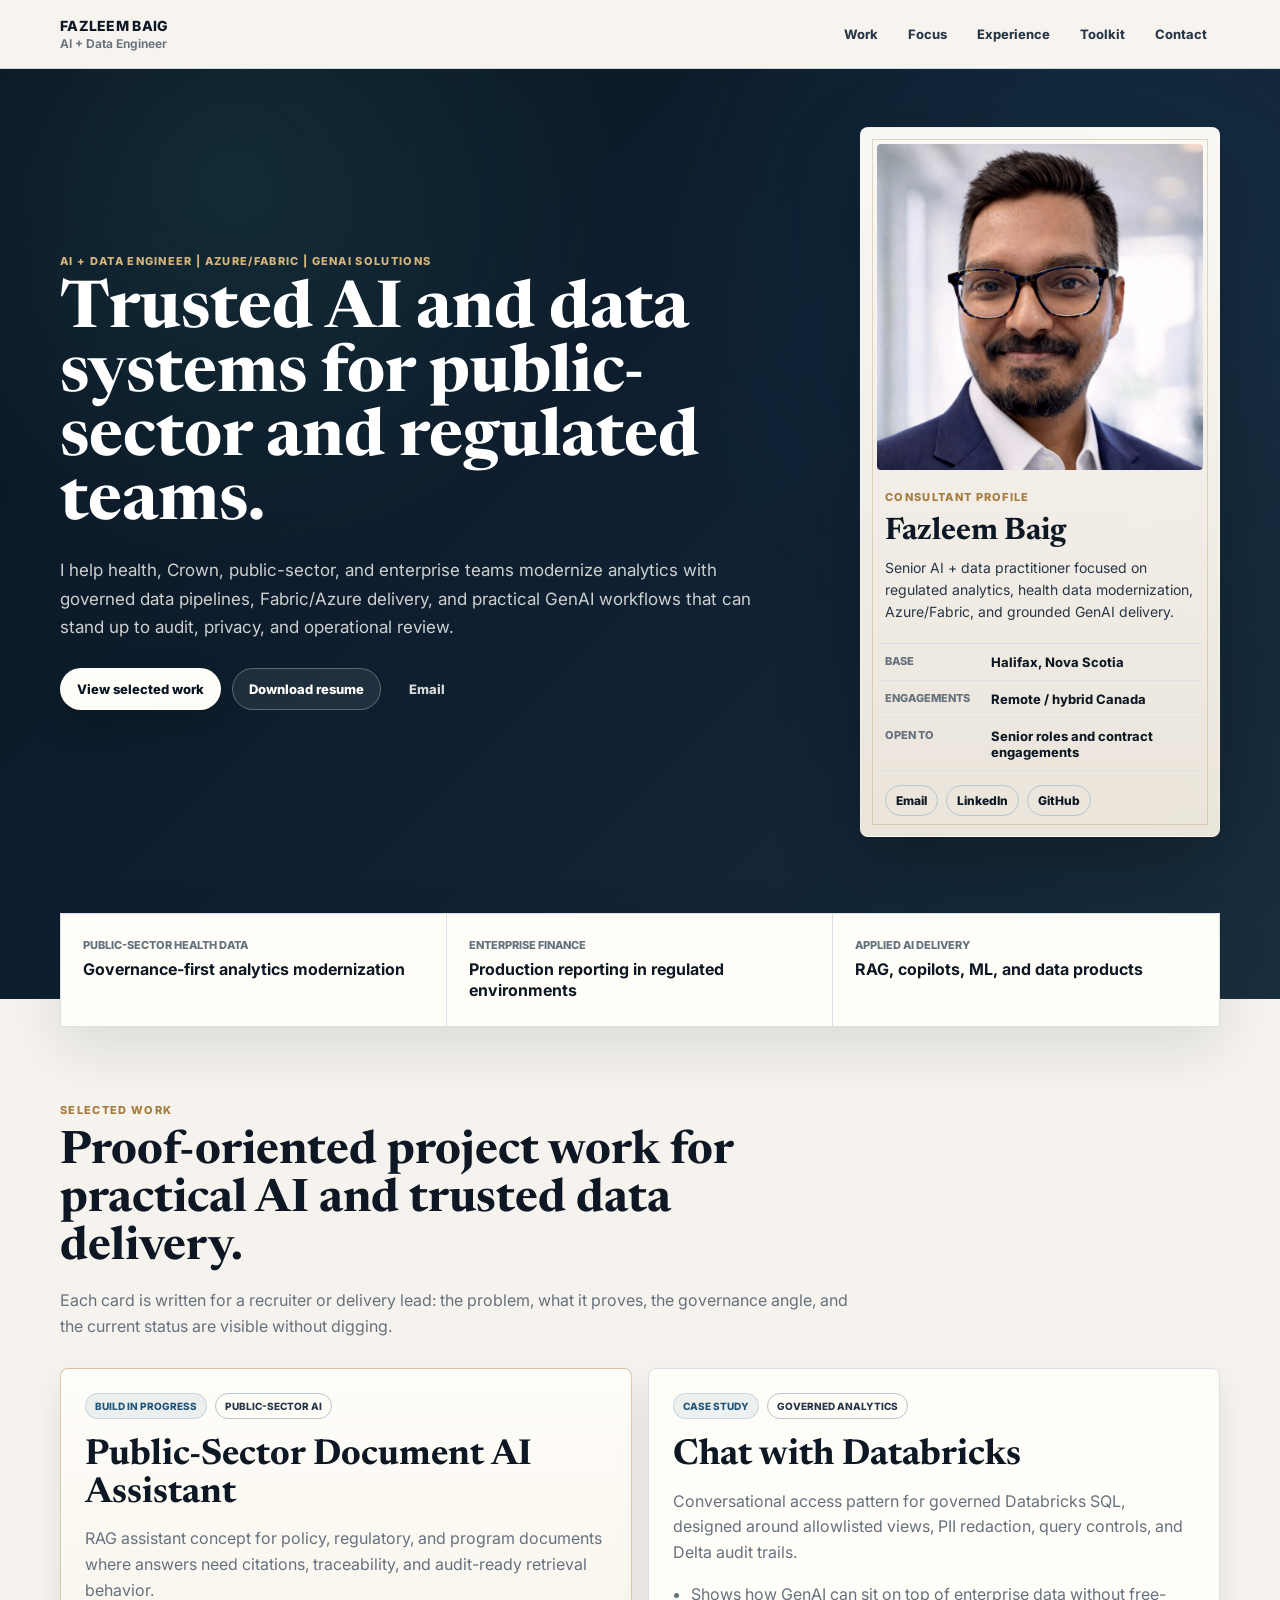
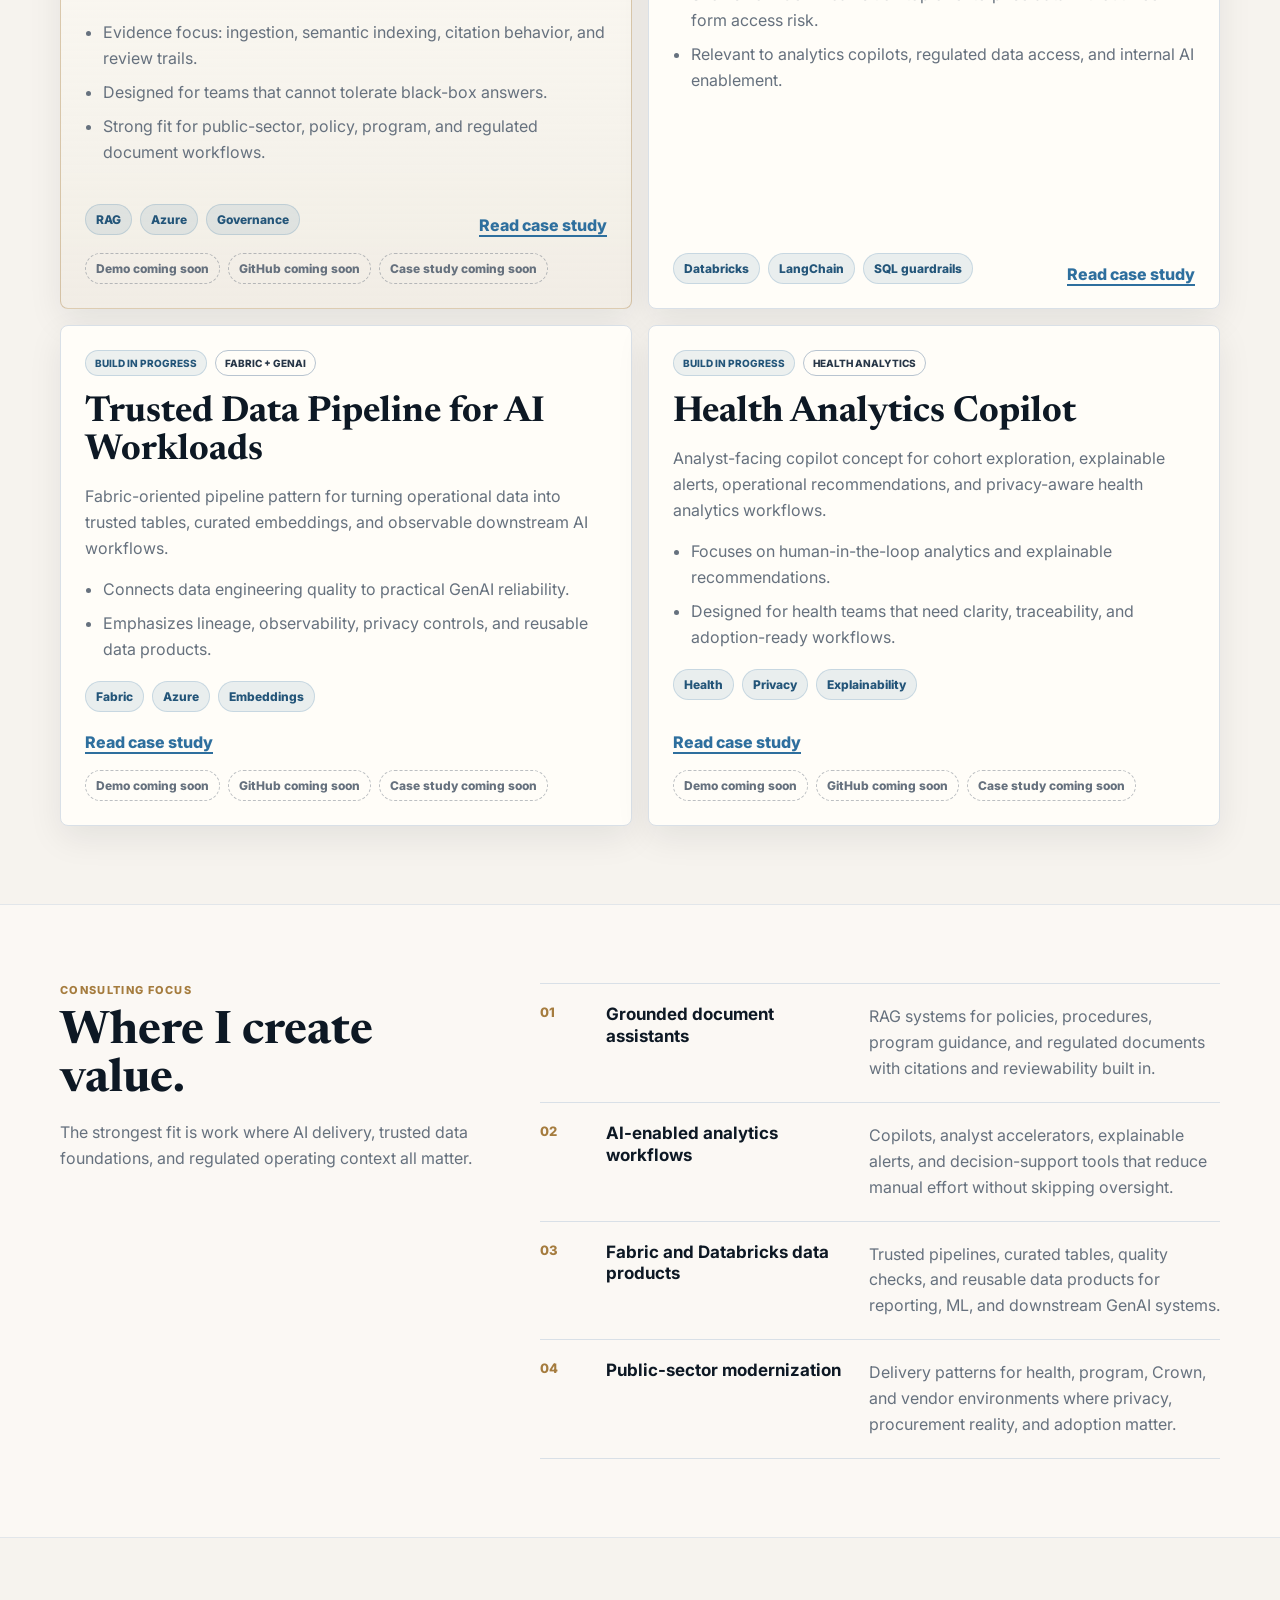
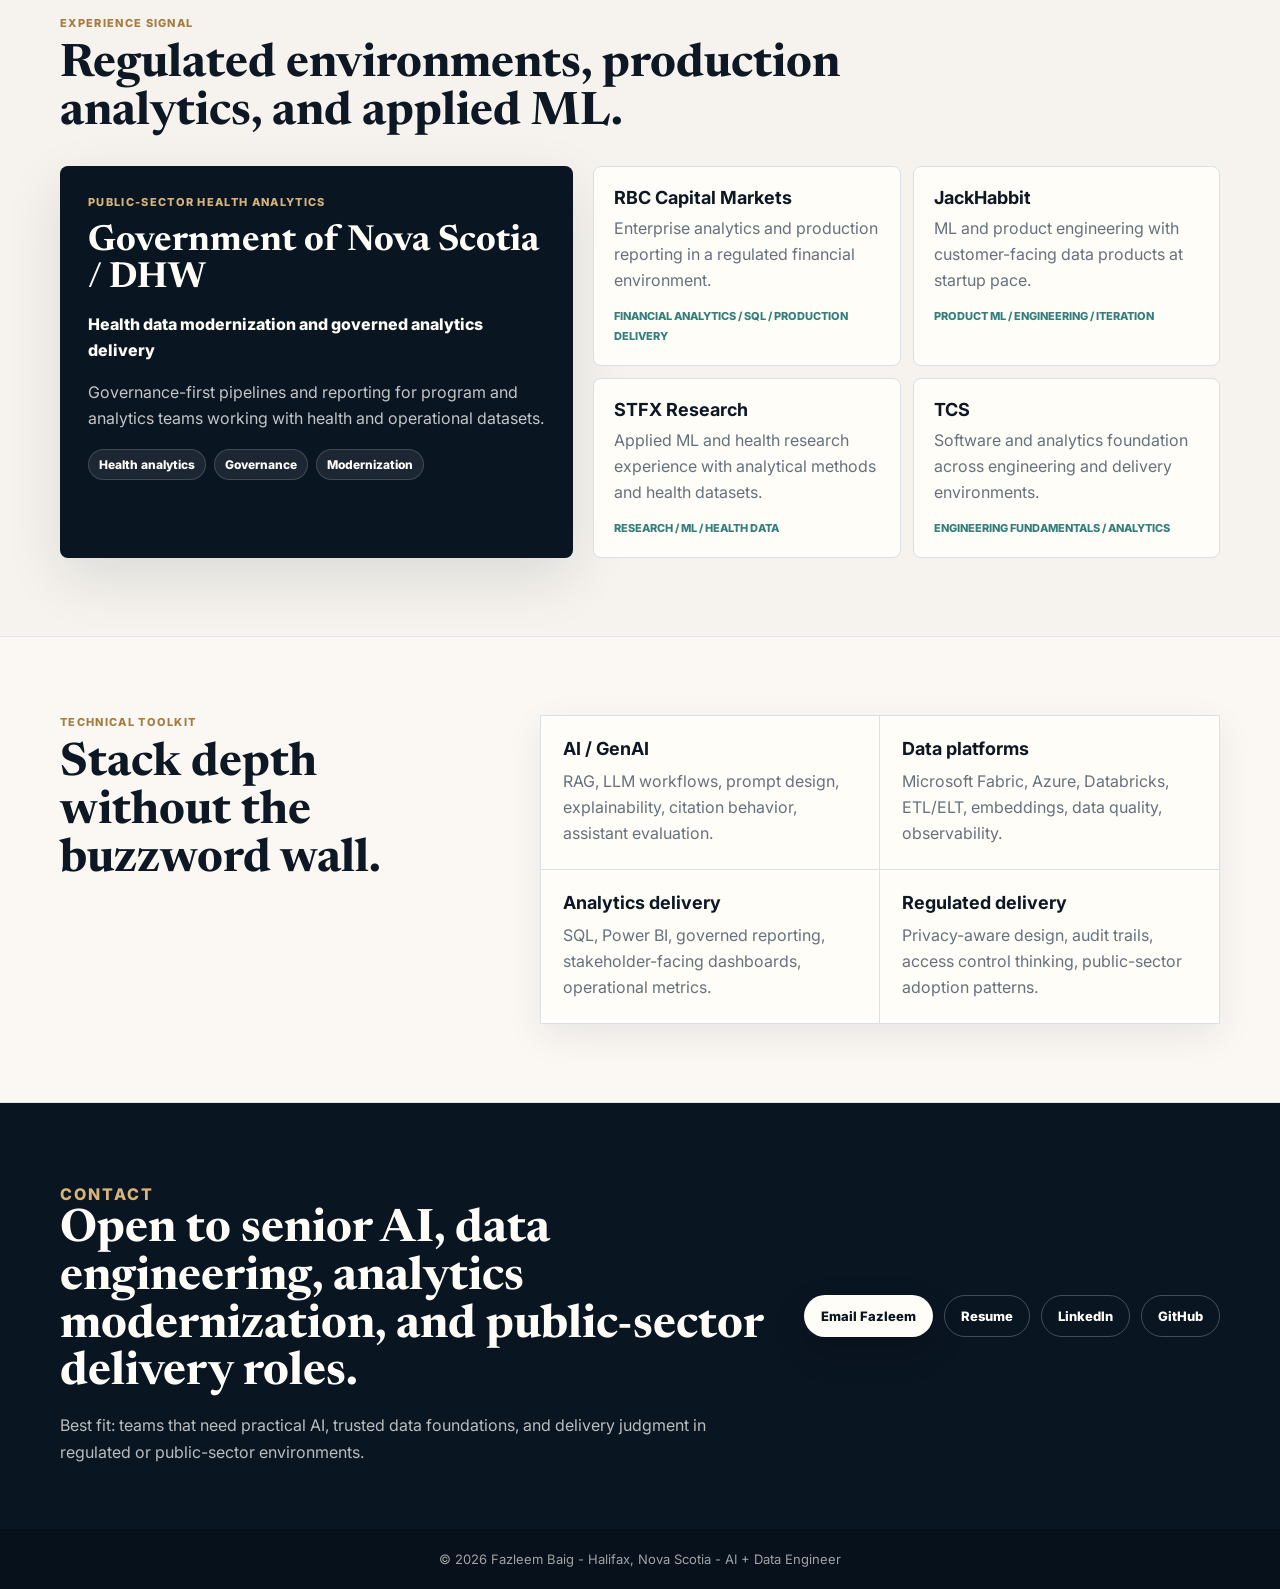
<file: index.html>
<!doctype html>
<html lang="en">
<head>
  <meta charset="utf-8" />
  <meta name="viewport" content="width=device-width,initial-scale=1" />
  <title>Fazleem Baig - AI + Data Engineer for Regulated Analytics</title>
  <meta name="description" content="AI + Data Engineer building practical GenAI, Azure/Fabric, and trusted data solutions for public-sector, health, Crown, and regulated teams." />
  <link href="https://fonts.googleapis.com/css2?family=Inter:wght@400;500;600;700;800&family=Newsreader:opsz,wght@6..72,500;6..72,600;6..72,700&display=swap" rel="stylesheet">
  <link rel="stylesheet" href="assets/css/main.css" />
</head>
<body>
  <header class="site-header" role="banner">
    <div class="wrap nav-inner">
      <a class="brand" href="#top" aria-label="Fazleem Baig home">
        <span>Fazleem Baig</span>
        <small>AI + Data Engineer</small>
      </a>
      <button id="nav-toggle" class="nav-toggle" aria-label="Toggle navigation" aria-expanded="false">Menu</button>
      <nav id="nav-links" class="nav-links" role="navigation">
        <a href="#work">Work</a>
        <a href="#focus">Focus</a>
        <a href="#experience">Experience</a>
        <a href="#toolkit">Toolkit</a>
        <a href="#contact">Contact</a>
      </nav>
    </div>
  </header>

  <main id="top">
    <section class="hero">
      <div class="wrap hero-grid">
        <div class="hero-copy">
          <p class="eyebrow">AI + Data Engineer | Azure/Fabric | GenAI Solutions</p>
          <h1>Trusted AI and data systems for public-sector and regulated teams.</h1>
          <p class="hero-lede">I help health, Crown, public-sector, and enterprise teams modernize analytics with governed data pipelines, Fabric/Azure delivery, and practical GenAI workflows that can stand up to audit, privacy, and operational review.</p>
          <div class="hero-actions">
            <a class="btn btn-primary" href="#work">View selected work</a>
            <a class="btn btn-secondary" href="assets/docs/resume-fazleem.pdf" download>Download resume</a>
            <a class="btn btn-quiet" href="mailto:fazleem.baig@gmail.com">Email</a>
          </div>
        </div>

        <aside class="identity-panel" aria-label="Profile summary">
          <img class="profile" src="assets/img/profile.jpeg" alt="Fazleem Baig portrait" />
          <div class="identity-copy">
            <p class="panel-label">Consultant profile</p>
            <h2>Fazleem Baig</h2>
            <p>Senior AI + data practitioner focused on regulated analytics, health data modernization, Azure/Fabric, and grounded GenAI delivery.</p>
          </div>
          <dl class="identity-facts">
            <div>
              <dt>Base</dt>
              <dd>Halifax, Nova Scotia</dd>
            </div>
            <div>
              <dt>Engagements</dt>
              <dd>Remote / hybrid Canada</dd>
            </div>
            <div>
              <dt>Open to</dt>
              <dd>Senior roles and contract engagements</dd>
            </div>
          </dl>
          <div class="identity-links">
            <a href="mailto:fazleem.baig@gmail.com">Email</a>
            <a href="https://www.linkedin.com/in/fazleem-baig" target="_blank" rel="noopener">LinkedIn</a>
            <a href="https://github.com/fazleem" target="_blank" rel="noopener">GitHub</a>
          </div>
        </aside>
      </div>

      <div class="wrap proof-strip">
        <div>
          <span>Public-sector health data</span>
          <strong>Governance-first analytics modernization</strong>
        </div>
        <div>
          <span>Enterprise finance</span>
          <strong>Production reporting in regulated environments</strong>
        </div>
        <div>
          <span>Applied AI delivery</span>
          <strong>RAG, copilots, ML, and data products</strong>
        </div>
      </div>
    </section>

    <section id="work" class="section section-work">
      <div class="wrap">
        <div class="section-heading">
          <p class="section-kicker">Selected work</p>
          <h2>Proof-oriented project work for practical AI and trusted data delivery.</h2>
          <p>Each card is written for a recruiter or delivery lead: the problem, what it proves, the governance angle, and the current status are visible without digging.</p>
        </div>

        <div class="proof-grid">
          <article class="proof-card proof-card-featured">
            <div class="proof-meta">
              <span>Build in progress</span>
              <span>Public-sector AI</span>
            </div>
            <h3>Public-Sector Document AI Assistant</h3>
            <p>RAG assistant concept for policy, regulatory, and program documents where answers need citations, traceability, and audit-ready retrieval behavior.</p>
            <ul class="proof-list">
              <li>Evidence focus: ingestion, semantic indexing, citation behavior, and review trails.</li>
              <li>Designed for teams that cannot tolerate black-box answers.</li>
              <li>Strong fit for public-sector, policy, program, and regulated document workflows.</li>
            </ul>
            <div class="proof-footer">
              <div class="stack-tags">
                <span>RAG</span>
                <span>Azure</span>
                <span>Governance</span>
              </div>
              <a class="text-link" href="projects/public-sector-document-ai-assistant/">Read case study</a>
            </div>
            <div class="coming-links" aria-label="Project links coming soon">
              <span>Demo coming soon</span>
              <span>GitHub coming soon</span>
              <span>Case study coming soon</span>
            </div>
          </article>

          <article class="proof-card">
            <div class="proof-meta">
              <span>Case study</span>
              <span>Governed analytics</span>
            </div>
            <h3>Chat with Databricks</h3>
            <p>Conversational access pattern for governed Databricks SQL, designed around allowlisted views, PII redaction, query controls, and Delta audit trails.</p>
            <ul class="proof-list">
              <li>Shows how GenAI can sit on top of enterprise data without free-form access risk.</li>
              <li>Relevant to analytics copilots, regulated data access, and internal AI enablement.</li>
            </ul>
            <div class="proof-footer">
              <div class="stack-tags">
                <span>Databricks</span>
                <span>LangChain</span>
                <span>SQL guardrails</span>
              </div>
              <a class="text-link" href="projects/chat-with-databricks/">Read case study</a>
            </div>
          </article>

          <article class="proof-card">
            <div class="proof-meta">
              <span>Build in progress</span>
              <span>Fabric + GenAI</span>
            </div>
            <h3>Trusted Data Pipeline for AI Workloads</h3>
            <p>Fabric-oriented pipeline pattern for turning operational data into trusted tables, curated embeddings, and observable downstream AI workflows.</p>
            <ul class="proof-list">
              <li>Connects data engineering quality to practical GenAI reliability.</li>
              <li>Emphasizes lineage, observability, privacy controls, and reusable data products.</li>
            </ul>
            <div class="stack-tags">
              <span>Fabric</span>
              <span>Azure</span>
              <span>Embeddings</span>
            </div>
            <div class="proof-footer">
              <a class="text-link" href="projects/trusted-data-pipeline-ai-workloads/">Read case study</a>
            </div>
            <div class="coming-links" aria-label="Project links coming soon">
              <span>Demo coming soon</span>
              <span>GitHub coming soon</span>
              <span>Case study coming soon</span>
            </div>
          </article>

          <article class="proof-card">
            <div class="proof-meta">
              <span>Build in progress</span>
              <span>Health analytics</span>
            </div>
            <h3>Health Analytics Copilot</h3>
            <p>Analyst-facing copilot concept for cohort exploration, explainable alerts, operational recommendations, and privacy-aware health analytics workflows.</p>
            <ul class="proof-list">
              <li>Focuses on human-in-the-loop analytics and explainable recommendations.</li>
              <li>Designed for health teams that need clarity, traceability, and adoption-ready workflows.</li>
            </ul>
            <div class="stack-tags">
              <span>Health</span>
              <span>Privacy</span>
              <span>Explainability</span>
            </div>
            <div class="proof-footer">
              <a class="text-link" href="projects/health-analytics-copilot/">Read case study</a>
            </div>
            <div class="coming-links" aria-label="Project links coming soon">
              <span>Demo coming soon</span>
              <span>GitHub coming soon</span>
              <span>Case study coming soon</span>
            </div>
          </article>
        </div>
      </div>
    </section>

    <section id="focus" class="section section-focus">
      <div class="wrap focus-grid">
        <div class="section-heading compact">
          <p class="section-kicker">Consulting focus</p>
          <h2>Where I create value.</h2>
          <p>The strongest fit is work where AI delivery, trusted data foundations, and regulated operating context all matter.</p>
        </div>

        <div class="focus-list">
          <article>
            <span>01</span>
            <h3>Grounded document assistants</h3>
            <p>RAG systems for policies, procedures, program guidance, and regulated documents with citations and reviewability built in.</p>
          </article>
          <article>
            <span>02</span>
            <h3>AI-enabled analytics workflows</h3>
            <p>Copilots, analyst accelerators, explainable alerts, and decision-support tools that reduce manual effort without skipping oversight.</p>
          </article>
          <article>
            <span>03</span>
            <h3>Fabric and Databricks data products</h3>
            <p>Trusted pipelines, curated tables, quality checks, and reusable data products for reporting, ML, and downstream GenAI systems.</p>
          </article>
          <article>
            <span>04</span>
            <h3>Public-sector modernization</h3>
            <p>Delivery patterns for health, program, Crown, and vendor environments where privacy, procurement reality, and adoption matter.</p>
          </article>
        </div>
      </div>
    </section>

    <section id="experience" class="section">
      <div class="wrap">
        <div class="section-heading">
          <p class="section-kicker">Experience signal</p>
          <h2>Regulated environments, production analytics, and applied ML.</h2>
        </div>

        <div class="experience-board">
          <article class="experience-primary">
            <p class="role-label">Public-sector health analytics</p>
            <h3>Government of Nova Scotia / DHW</h3>
            <p class="experience-role">Health data modernization and governed analytics delivery</p>
            <p>Governance-first pipelines and reporting for program and analytics teams working with health and operational datasets.</p>
            <div class="stack-tags">
              <span>Health analytics</span>
              <span>Governance</span>
              <span>Modernization</span>
            </div>
          </article>

          <div class="experience-list">
            <article>
              <h3>RBC Capital Markets</h3>
              <p>Enterprise analytics and production reporting in a regulated financial environment.</p>
              <span>Financial analytics / SQL / production delivery</span>
            </article>
            <article>
              <h3>JackHabbit</h3>
              <p>ML and product engineering with customer-facing data products at startup pace.</p>
              <span>Product ML / engineering / iteration</span>
            </article>
            <article>
              <h3>STFX Research</h3>
              <p>Applied ML and health research experience with analytical methods and health datasets.</p>
              <span>Research / ML / health data</span>
            </article>
            <article>
              <h3>TCS</h3>
              <p>Software and analytics foundation across engineering and delivery environments.</p>
              <span>Engineering fundamentals / analytics</span>
            </article>
          </div>
        </div>
      </div>
    </section>

    <section id="toolkit" class="section section-toolkit">
      <div class="wrap toolkit-grid">
        <div class="section-heading compact">
          <p class="section-kicker">Technical toolkit</p>
          <h2>Stack depth without the buzzword wall.</h2>
        </div>

        <div class="toolkit-matrix">
          <div>
            <h3>AI / GenAI</h3>
            <p>RAG, LLM workflows, prompt design, explainability, citation behavior, assistant evaluation.</p>
          </div>
          <div>
            <h3>Data platforms</h3>
            <p>Microsoft Fabric, Azure, Databricks, ETL/ELT, embeddings, data quality, observability.</p>
          </div>
          <div>
            <h3>Analytics delivery</h3>
            <p>SQL, Power BI, governed reporting, stakeholder-facing dashboards, operational metrics.</p>
          </div>
          <div>
            <h3>Regulated delivery</h3>
            <p>Privacy-aware design, audit trails, access control thinking, public-sector adoption patterns.</p>
          </div>
        </div>
      </div>
    </section>

    <section id="contact" class="contact-section">
      <div class="wrap contact-panel">
        <div>
          <p class="section-kicker">Contact</p>
          <h2>Open to senior AI, data engineering, analytics modernization, and public-sector delivery roles.</h2>
          <p>Best fit: teams that need practical AI, trusted data foundations, and delivery judgment in regulated or public-sector environments.</p>
        </div>
        <div class="contact-actions" aria-label="Contact links">
          <a class="btn btn-primary" href="mailto:fazleem.baig@gmail.com">Email Fazleem</a>
          <a class="btn btn-secondary" href="assets/docs/resume-fazleem.pdf" download>Resume</a>
          <a class="btn btn-secondary" href="https://www.linkedin.com/in/fazleem-baig" target="_blank" rel="noopener">LinkedIn</a>
          <a class="btn btn-secondary" href="https://github.com/fazleem" target="_blank" rel="noopener">GitHub</a>
        </div>
      </div>
    </section>
  </main>

  <footer class="footer">
    <div class="wrap">© <span id="year"></span> Fazleem Baig - Halifax, Nova Scotia - AI + Data Engineer</div>
  </footer>

  <script src="assets/js/main.js"></script>
</body>
</html>
</file>
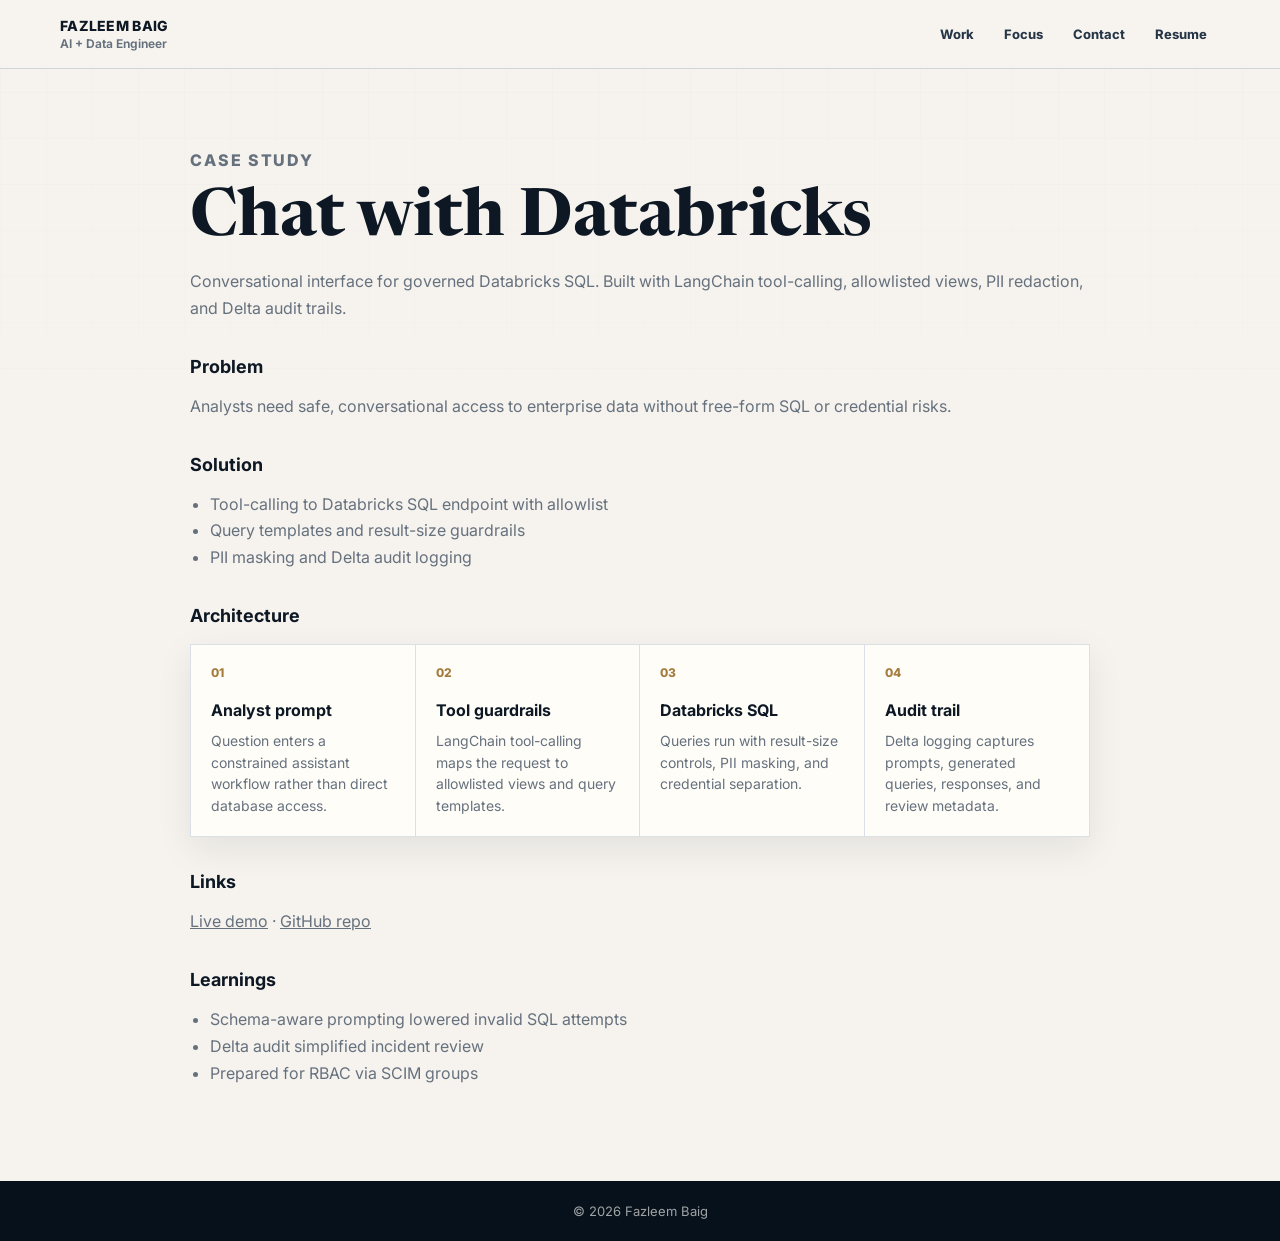
<file: projects/chat-with-databricks/index.html>
<!doctype html>
<html lang="en">
<head>
  <meta charset="utf-8" />
  <meta name="viewport" content="width=device-width,initial-scale=1" />
  <title>Chat with Databricks - Case Study</title>
  <link href="https://fonts.googleapis.com/css2?family=Inter:wght@400;500;600;700;800&family=Newsreader:opsz,wght@6..72,500;6..72,600;6..72,700&display=swap" rel="stylesheet">
  <link rel="stylesheet" href="../../assets/css/main.css" />
</head>
<body>
  <header class="site-header">
    <div class="wrap nav-inner">
      <a class="brand" href="../../">
        <span>Fazleem Baig</span>
        <small>AI + Data Engineer</small>
      </a>
      <button id="nav-toggle" class="nav-toggle" aria-label="Toggle navigation">Menu</button>
      <nav id="nav-links" class="nav-links">
        <a href="../../#work">Work</a>
        <a href="../../#focus">Focus</a>
        <a href="../../#contact">Contact</a>
        <a href="../../assets/docs/resume-fazleem.pdf" download>Resume</a>
      </nav>
    </div>
  </header>

  <section class="section case-study">
    <div class="wrap case-study-wrap">
      <p class="section-kicker">Case study</p>
      <h1>Chat with Databricks</h1>
      <p>Conversational interface for governed Databricks SQL. Built with LangChain tool-calling, allowlisted views, PII redaction, and Delta audit trails.</p>

      <h3>Problem</h3>
      <p>Analysts need safe, conversational access to enterprise data without free-form SQL or credential risks.</p>

      <h3>Solution</h3>
      <ul>
        <li>Tool-calling to Databricks SQL endpoint with allowlist</li>
        <li>Query templates and result-size guardrails</li>
        <li>PII masking and Delta audit logging</li>
      </ul>

      <h3>Architecture</h3>
      <div class="architecture-flow" aria-label="Architecture flow">
        <div>
          <span>01</span>
          <strong>Analyst prompt</strong>
          <p>Question enters a constrained assistant workflow rather than direct database access.</p>
        </div>
        <div>
          <span>02</span>
          <strong>Tool guardrails</strong>
          <p>LangChain tool-calling maps the request to allowlisted views and query templates.</p>
        </div>
        <div>
          <span>03</span>
          <strong>Databricks SQL</strong>
          <p>Queries run with result-size controls, PII masking, and credential separation.</p>
        </div>
        <div>
          <span>04</span>
          <strong>Audit trail</strong>
          <p>Delta logging captures prompts, generated queries, responses, and review metadata.</p>
        </div>
      </div>

      <h3>Links</h3>
      <p><a href="#" target="_blank" rel="noopener">Live demo</a> · <a href="#" target="_blank" rel="noopener">GitHub repo</a></p>

      <h3>Learnings</h3>
      <ul>
        <li>Schema-aware prompting lowered invalid SQL attempts</li>
        <li>Delta audit simplified incident review</li>
        <li>Prepared for RBAC via SCIM groups</li>
      </ul>
    </div>
  </section>

  <footer class="footer"><div class="wrap">© <span id="year"></span> Fazleem Baig</div></footer>
  <script src="../../assets/js/main.js"></script>
</body>
</html>
</file>
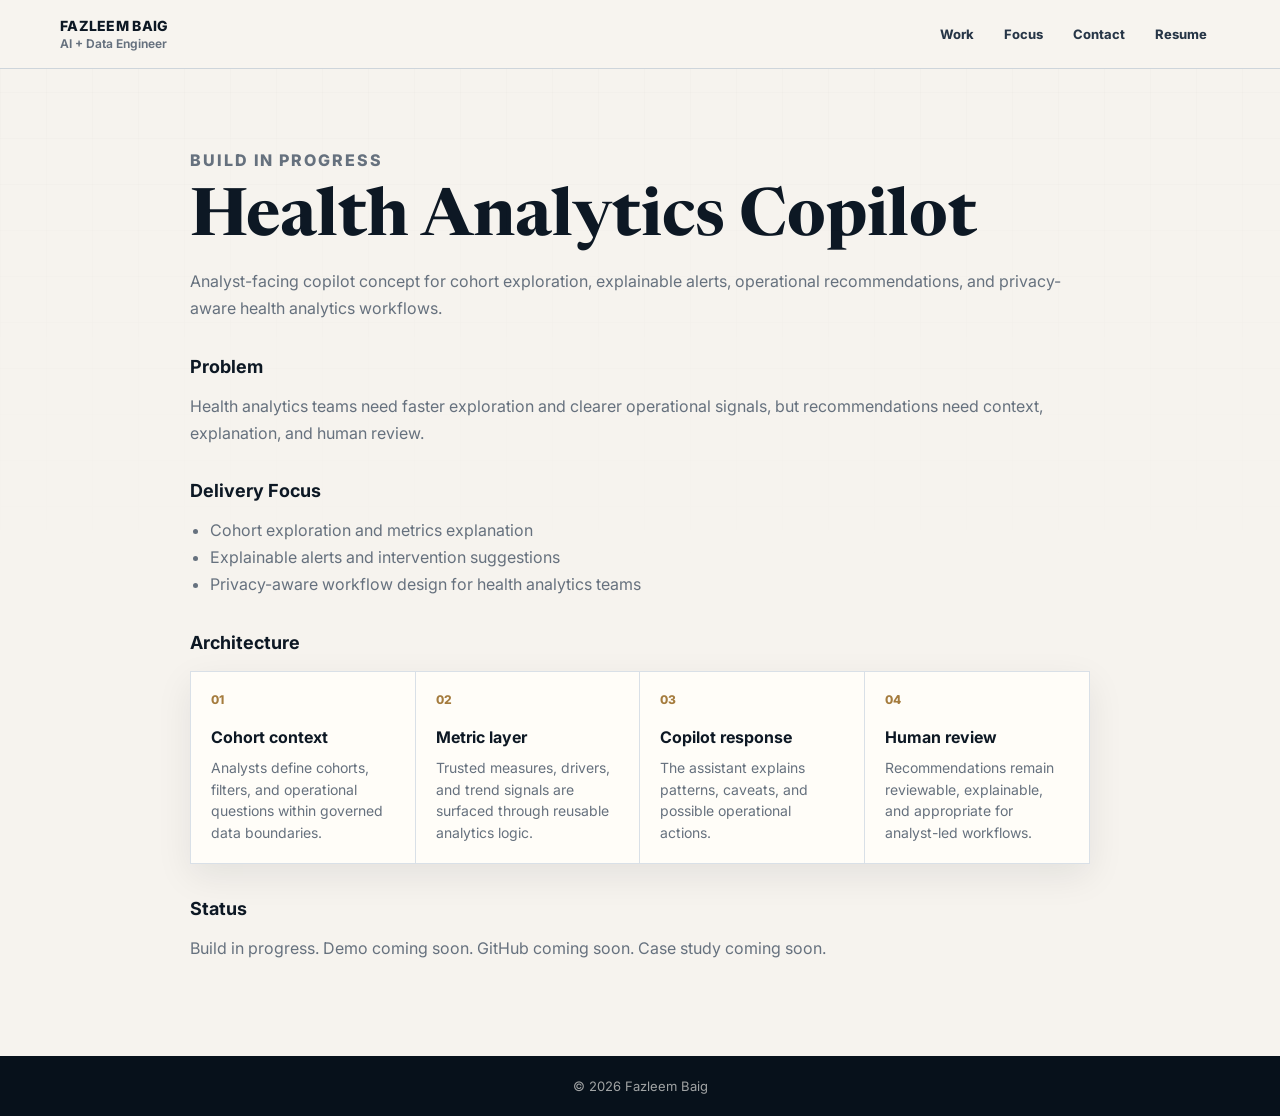
<file: projects/health-analytics-copilot/index.html>
<!doctype html>
<html lang="en">
<head>
  <meta charset="utf-8" />
  <meta name="viewport" content="width=device-width,initial-scale=1" />
  <title>Health Analytics Copilot - Case Study</title>
  <link href="https://fonts.googleapis.com/css2?family=Inter:wght@400;500;600;700;800&family=Newsreader:opsz,wght@6..72,500;6..72,600;6..72,700&display=swap" rel="stylesheet">
  <link rel="stylesheet" href="../../assets/css/main.css" />
</head>
<body>
  <header class="site-header">
    <div class="wrap nav-inner">
      <a class="brand" href="../../">
        <span>Fazleem Baig</span>
        <small>AI + Data Engineer</small>
      </a>
      <button id="nav-toggle" class="nav-toggle" aria-label="Toggle navigation" aria-expanded="false">Menu</button>
      <nav id="nav-links" class="nav-links">
        <a href="../../#work">Work</a>
        <a href="../../#focus">Focus</a>
        <a href="../../#contact">Contact</a>
        <a href="../../assets/docs/resume-fazleem.pdf" download>Resume</a>
      </nav>
    </div>
  </header>

  <section class="section case-study">
    <div class="wrap case-study-wrap">
      <p class="section-kicker">Build in progress</p>
      <h1>Health Analytics Copilot</h1>
      <p>Analyst-facing copilot concept for cohort exploration, explainable alerts, operational recommendations, and privacy-aware health analytics workflows.</p>

      <h3>Problem</h3>
      <p>Health analytics teams need faster exploration and clearer operational signals, but recommendations need context, explanation, and human review.</p>

      <h3>Delivery Focus</h3>
      <ul>
        <li>Cohort exploration and metrics explanation</li>
        <li>Explainable alerts and intervention suggestions</li>
        <li>Privacy-aware workflow design for health analytics teams</li>
      </ul>

      <h3>Architecture</h3>
      <div class="architecture-flow" aria-label="Architecture flow">
        <div>
          <span>01</span>
          <strong>Cohort context</strong>
          <p>Analysts define cohorts, filters, and operational questions within governed data boundaries.</p>
        </div>
        <div>
          <span>02</span>
          <strong>Metric layer</strong>
          <p>Trusted measures, drivers, and trend signals are surfaced through reusable analytics logic.</p>
        </div>
        <div>
          <span>03</span>
          <strong>Copilot response</strong>
          <p>The assistant explains patterns, caveats, and possible operational actions.</p>
        </div>
        <div>
          <span>04</span>
          <strong>Human review</strong>
          <p>Recommendations remain reviewable, explainable, and appropriate for analyst-led workflows.</p>
        </div>
      </div>

      <h3>Status</h3>
      <p>Build in progress. Demo coming soon. GitHub coming soon. Case study coming soon.</p>
    </div>
  </section>

  <footer class="footer"><div class="wrap">© <span id="year"></span> Fazleem Baig</div></footer>
  <script src="../../assets/js/main.js"></script>
</body>
</html>
</file>
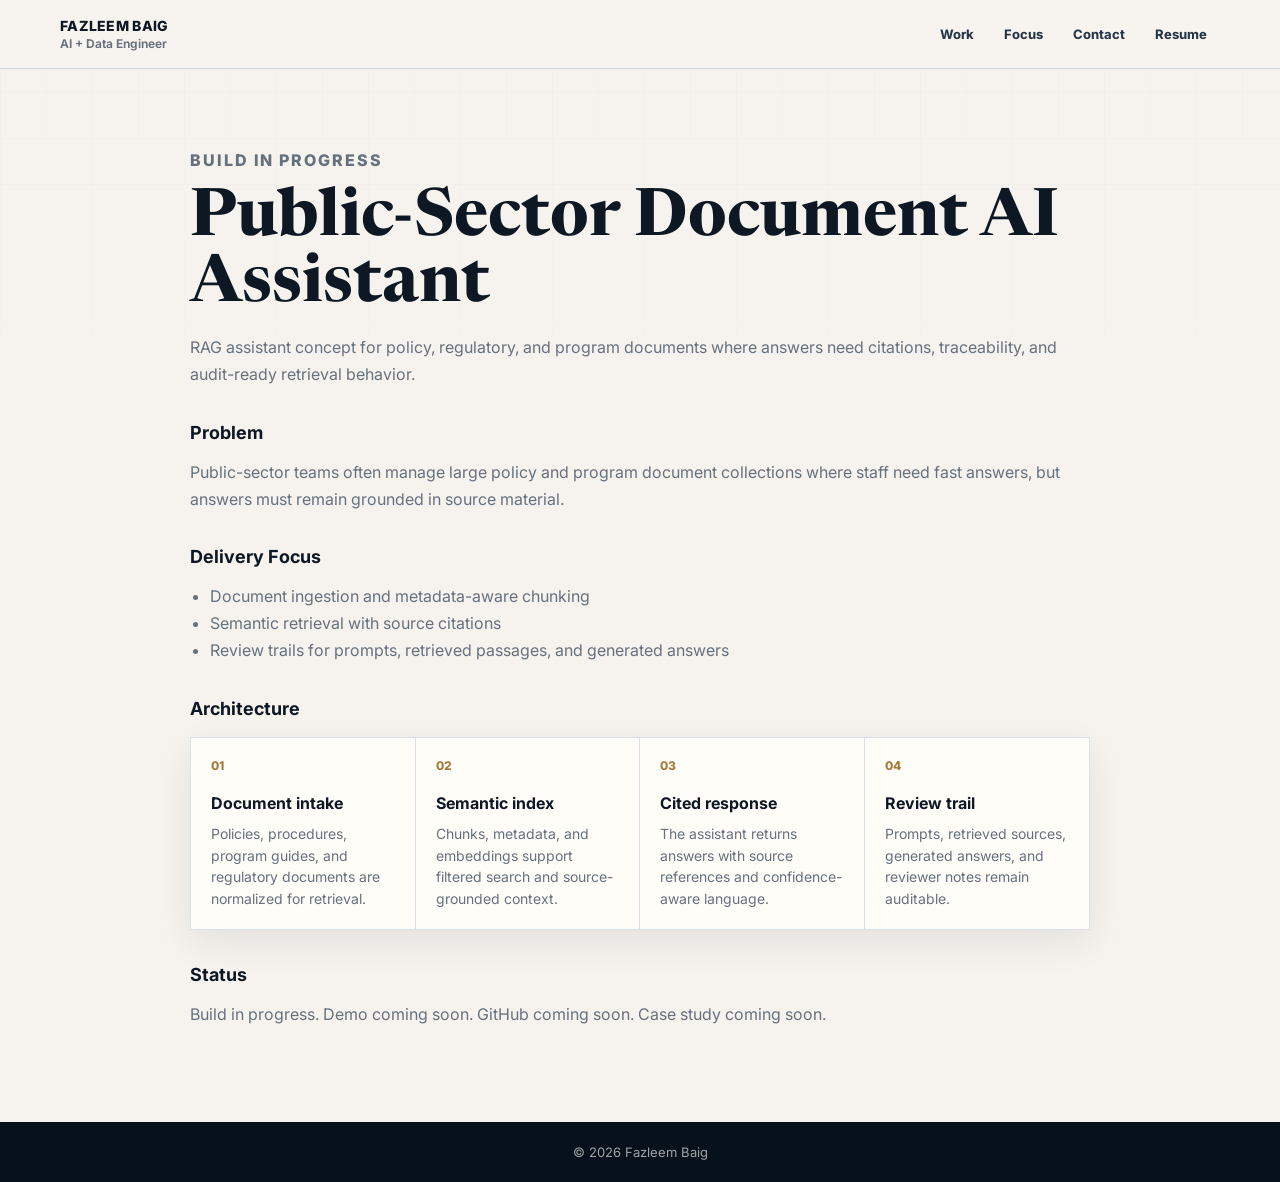
<file: projects/public-sector-document-ai-assistant/index.html>
<!doctype html>
<html lang="en">
<head>
  <meta charset="utf-8" />
  <meta name="viewport" content="width=device-width,initial-scale=1" />
  <title>Public-Sector Document AI Assistant - Case Study</title>
  <link href="https://fonts.googleapis.com/css2?family=Inter:wght@400;500;600;700;800&family=Newsreader:opsz,wght@6..72,500;6..72,600;6..72,700&display=swap" rel="stylesheet">
  <link rel="stylesheet" href="../../assets/css/main.css" />
</head>
<body>
  <header class="site-header">
    <div class="wrap nav-inner">
      <a class="brand" href="../../">
        <span>Fazleem Baig</span>
        <small>AI + Data Engineer</small>
      </a>
      <button id="nav-toggle" class="nav-toggle" aria-label="Toggle navigation" aria-expanded="false">Menu</button>
      <nav id="nav-links" class="nav-links">
        <a href="../../#work">Work</a>
        <a href="../../#focus">Focus</a>
        <a href="../../#contact">Contact</a>
        <a href="../../assets/docs/resume-fazleem.pdf" download>Resume</a>
      </nav>
    </div>
  </header>

  <section class="section case-study">
    <div class="wrap case-study-wrap">
      <p class="section-kicker">Build in progress</p>
      <h1>Public-Sector Document AI Assistant</h1>
      <p>RAG assistant concept for policy, regulatory, and program documents where answers need citations, traceability, and audit-ready retrieval behavior.</p>

      <h3>Problem</h3>
      <p>Public-sector teams often manage large policy and program document collections where staff need fast answers, but answers must remain grounded in source material.</p>

      <h3>Delivery Focus</h3>
      <ul>
        <li>Document ingestion and metadata-aware chunking</li>
        <li>Semantic retrieval with source citations</li>
        <li>Review trails for prompts, retrieved passages, and generated answers</li>
      </ul>

      <h3>Architecture</h3>
      <div class="architecture-flow" aria-label="Architecture flow">
        <div>
          <span>01</span>
          <strong>Document intake</strong>
          <p>Policies, procedures, program guides, and regulatory documents are normalized for retrieval.</p>
        </div>
        <div>
          <span>02</span>
          <strong>Semantic index</strong>
          <p>Chunks, metadata, and embeddings support filtered search and source-grounded context.</p>
        </div>
        <div>
          <span>03</span>
          <strong>Cited response</strong>
          <p>The assistant returns answers with source references and confidence-aware language.</p>
        </div>
        <div>
          <span>04</span>
          <strong>Review trail</strong>
          <p>Prompts, retrieved sources, generated answers, and reviewer notes remain auditable.</p>
        </div>
      </div>

      <h3>Status</h3>
      <p>Build in progress. Demo coming soon. GitHub coming soon. Case study coming soon.</p>
    </div>
  </section>

  <footer class="footer"><div class="wrap">© <span id="year"></span> Fazleem Baig</div></footer>
  <script src="../../assets/js/main.js"></script>
</body>
</html>
</file>
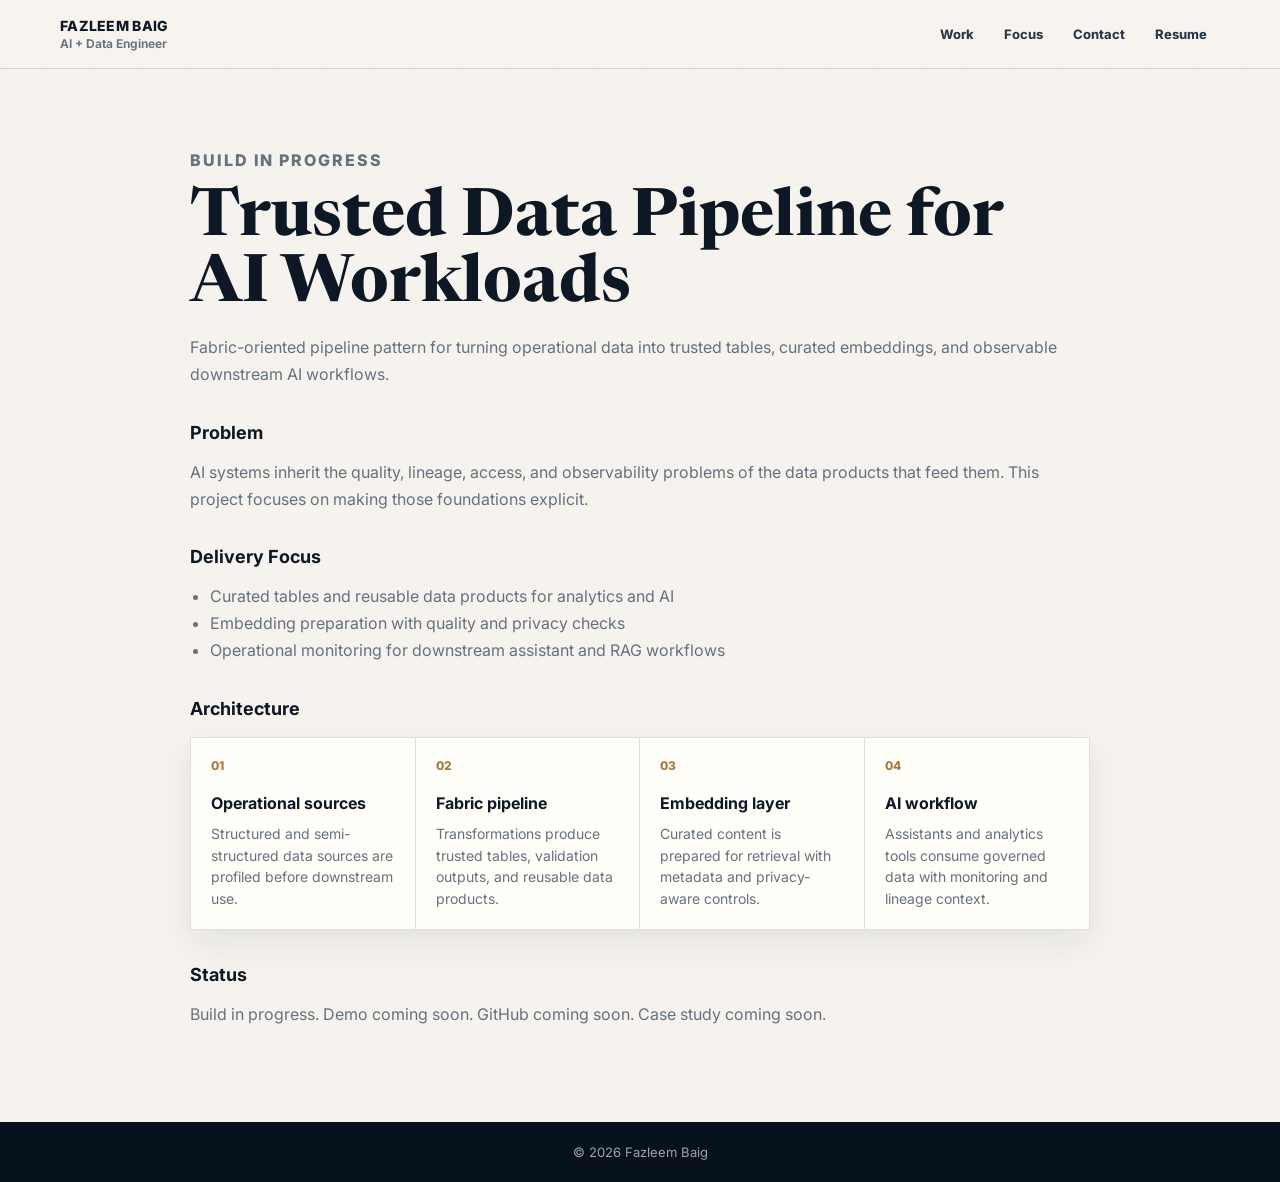
<file: projects/trusted-data-pipeline-ai-workloads/index.html>
<!doctype html>
<html lang="en">
<head>
  <meta charset="utf-8" />
  <meta name="viewport" content="width=device-width,initial-scale=1" />
  <title>Trusted Data Pipeline for AI Workloads - Case Study</title>
  <link href="https://fonts.googleapis.com/css2?family=Inter:wght@400;500;600;700;800&family=Newsreader:opsz,wght@6..72,500;6..72,600;6..72,700&display=swap" rel="stylesheet">
  <link rel="stylesheet" href="../../assets/css/main.css" />
</head>
<body>
  <header class="site-header">
    <div class="wrap nav-inner">
      <a class="brand" href="../../">
        <span>Fazleem Baig</span>
        <small>AI + Data Engineer</small>
      </a>
      <button id="nav-toggle" class="nav-toggle" aria-label="Toggle navigation" aria-expanded="false">Menu</button>
      <nav id="nav-links" class="nav-links">
        <a href="../../#work">Work</a>
        <a href="../../#focus">Focus</a>
        <a href="../../#contact">Contact</a>
        <a href="../../assets/docs/resume-fazleem.pdf" download>Resume</a>
      </nav>
    </div>
  </header>

  <section class="section case-study">
    <div class="wrap case-study-wrap">
      <p class="section-kicker">Build in progress</p>
      <h1>Trusted Data Pipeline for AI Workloads</h1>
      <p>Fabric-oriented pipeline pattern for turning operational data into trusted tables, curated embeddings, and observable downstream AI workflows.</p>

      <h3>Problem</h3>
      <p>AI systems inherit the quality, lineage, access, and observability problems of the data products that feed them. This project focuses on making those foundations explicit.</p>

      <h3>Delivery Focus</h3>
      <ul>
        <li>Curated tables and reusable data products for analytics and AI</li>
        <li>Embedding preparation with quality and privacy checks</li>
        <li>Operational monitoring for downstream assistant and RAG workflows</li>
      </ul>

      <h3>Architecture</h3>
      <div class="architecture-flow" aria-label="Architecture flow">
        <div>
          <span>01</span>
          <strong>Operational sources</strong>
          <p>Structured and semi-structured data sources are profiled before downstream use.</p>
        </div>
        <div>
          <span>02</span>
          <strong>Fabric pipeline</strong>
          <p>Transformations produce trusted tables, validation outputs, and reusable data products.</p>
        </div>
        <div>
          <span>03</span>
          <strong>Embedding layer</strong>
          <p>Curated content is prepared for retrieval with metadata and privacy-aware controls.</p>
        </div>
        <div>
          <span>04</span>
          <strong>AI workflow</strong>
          <p>Assistants and analytics tools consume governed data with monitoring and lineage context.</p>
        </div>
      </div>

      <h3>Status</h3>
      <p>Build in progress. Demo coming soon. GitHub coming soon. Case study coming soon.</p>
    </div>
  </section>

  <footer class="footer"><div class="wrap">© <span id="year"></span> Fazleem Baig</div></footer>
  <script src="../../assets/js/main.js"></script>
</body>
</html>
</file>
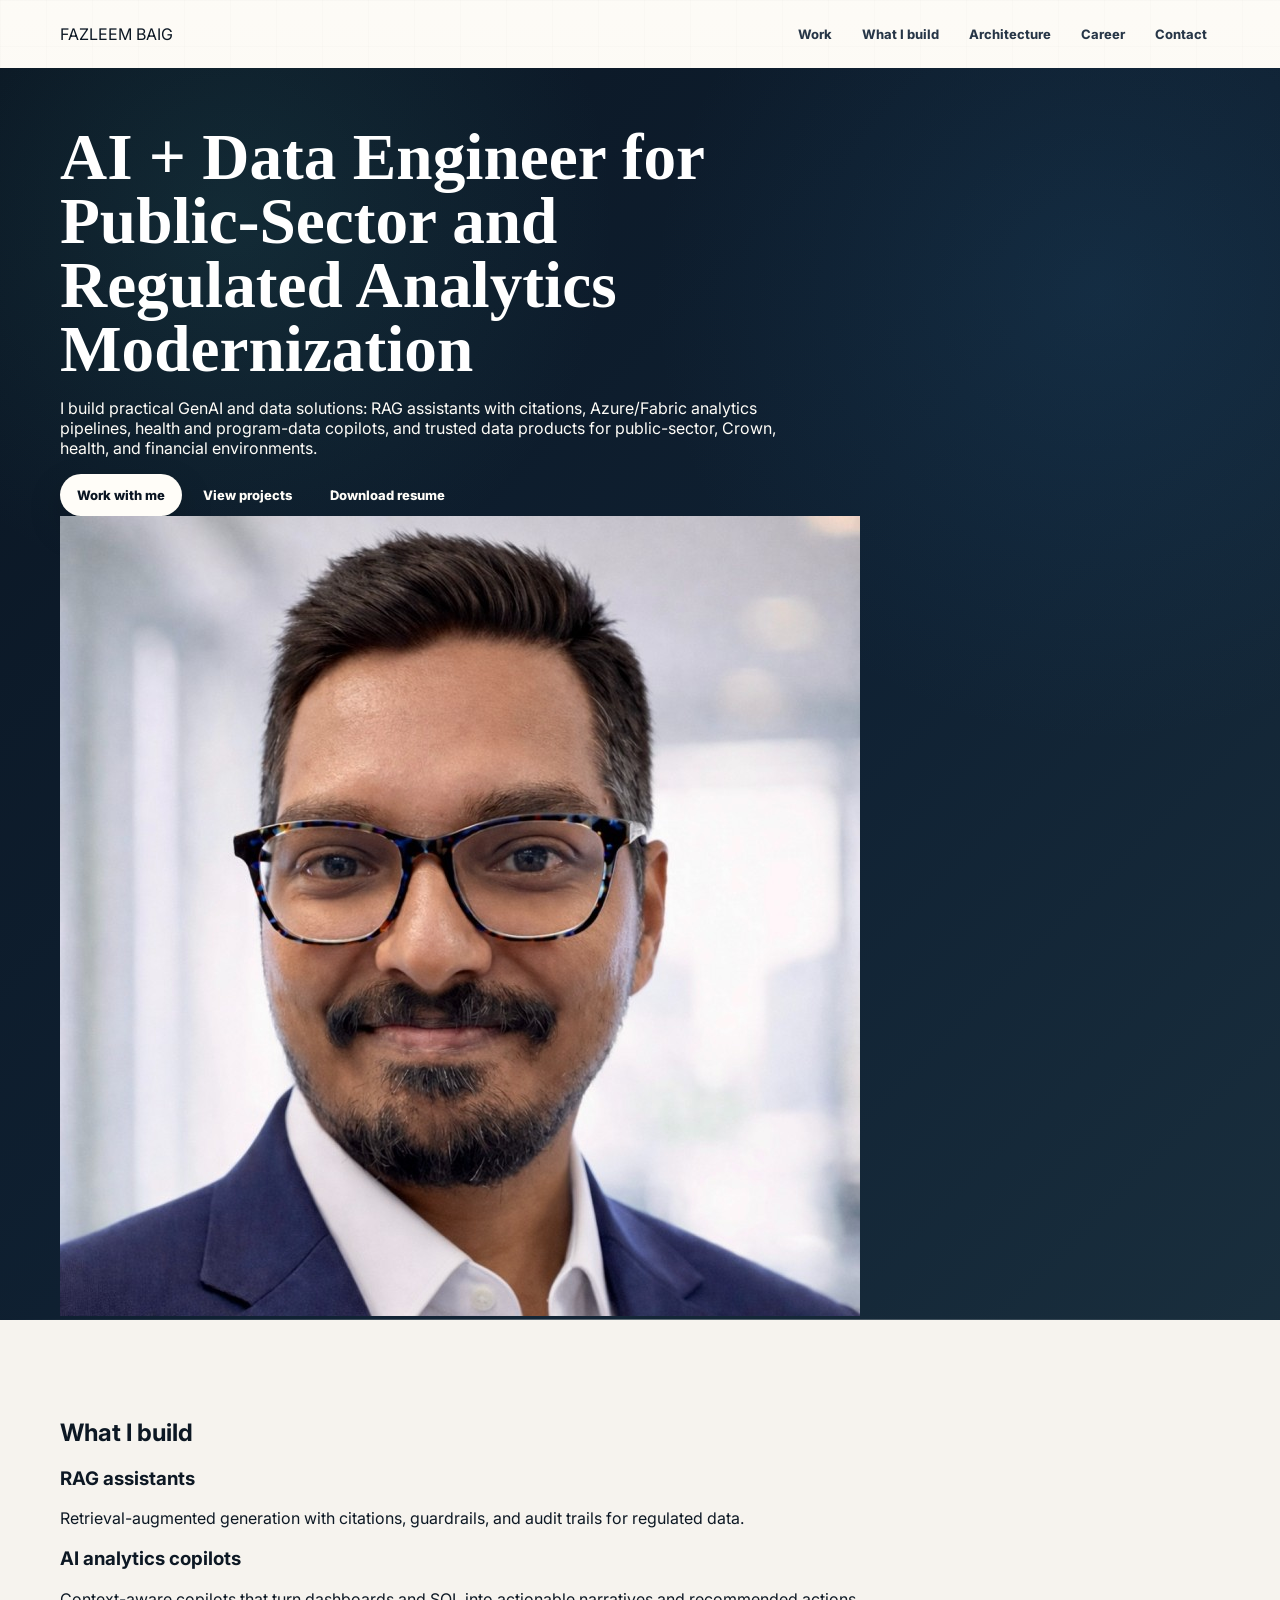
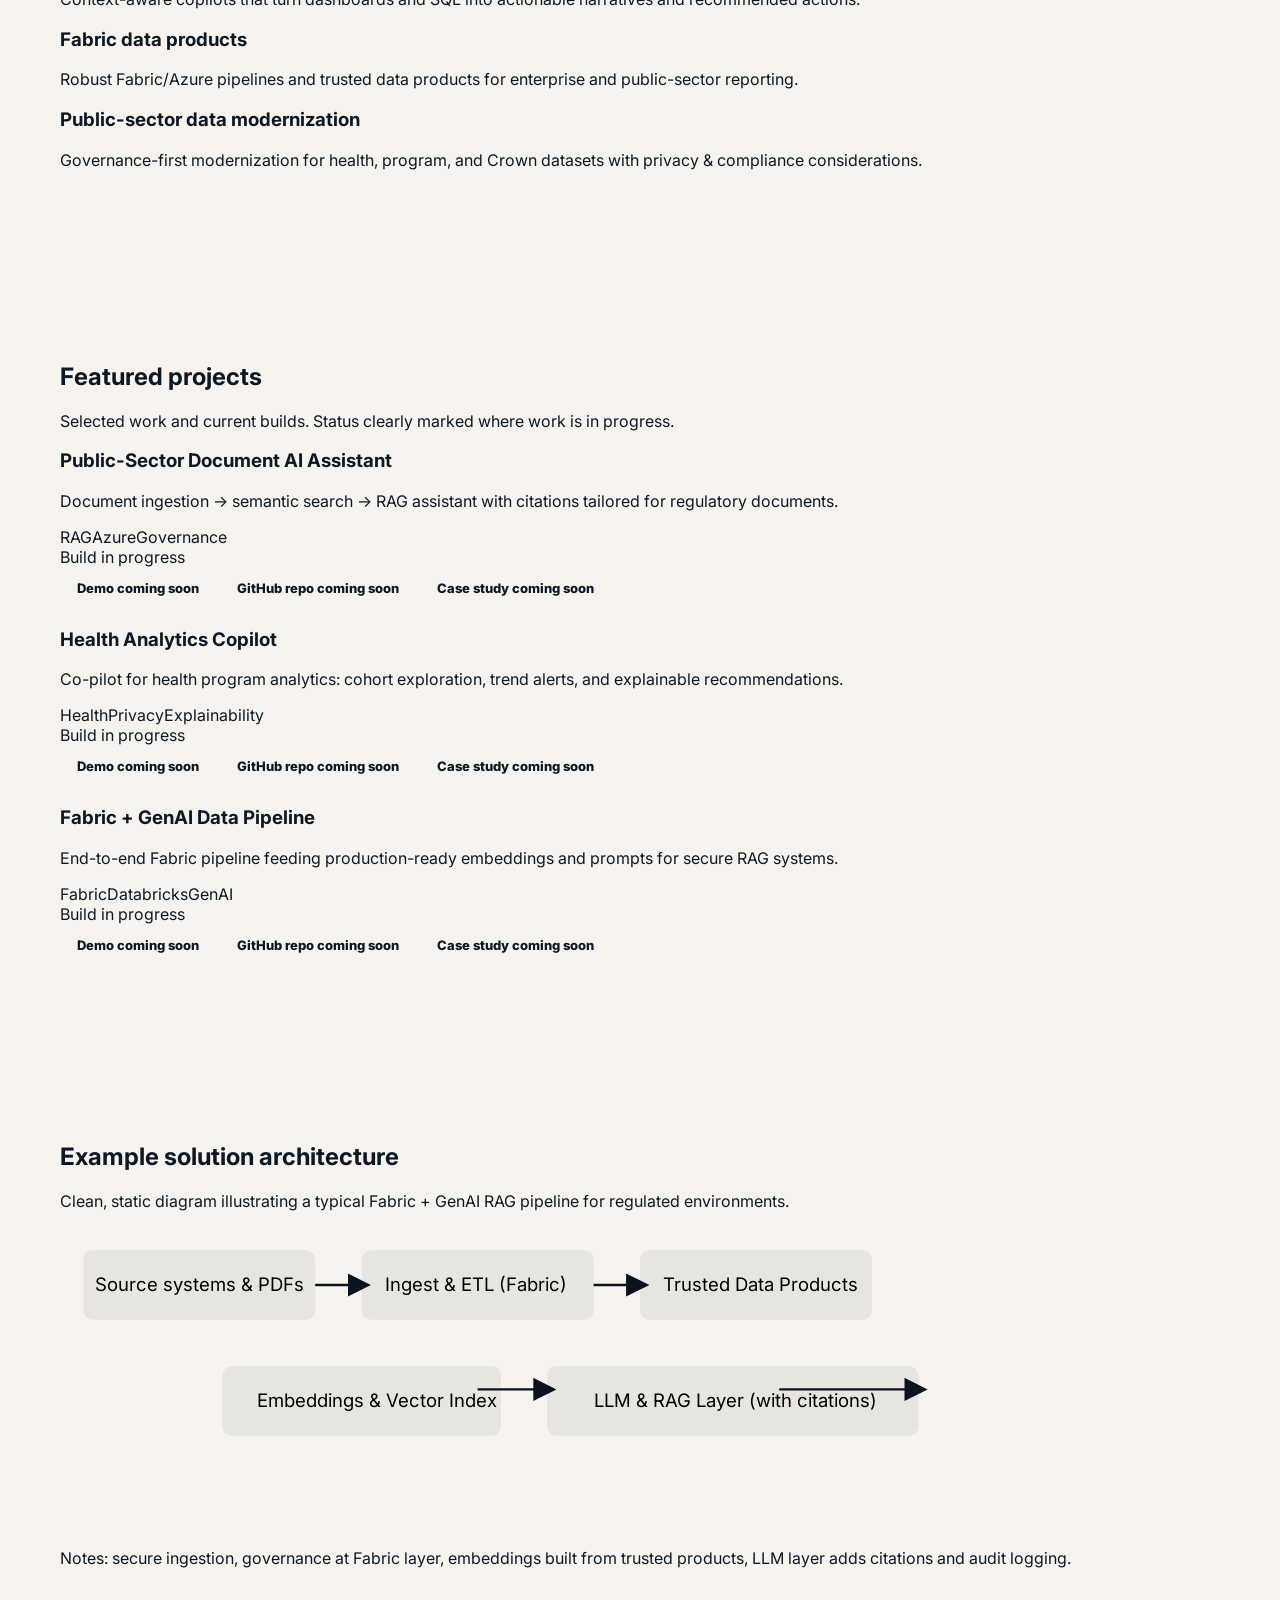
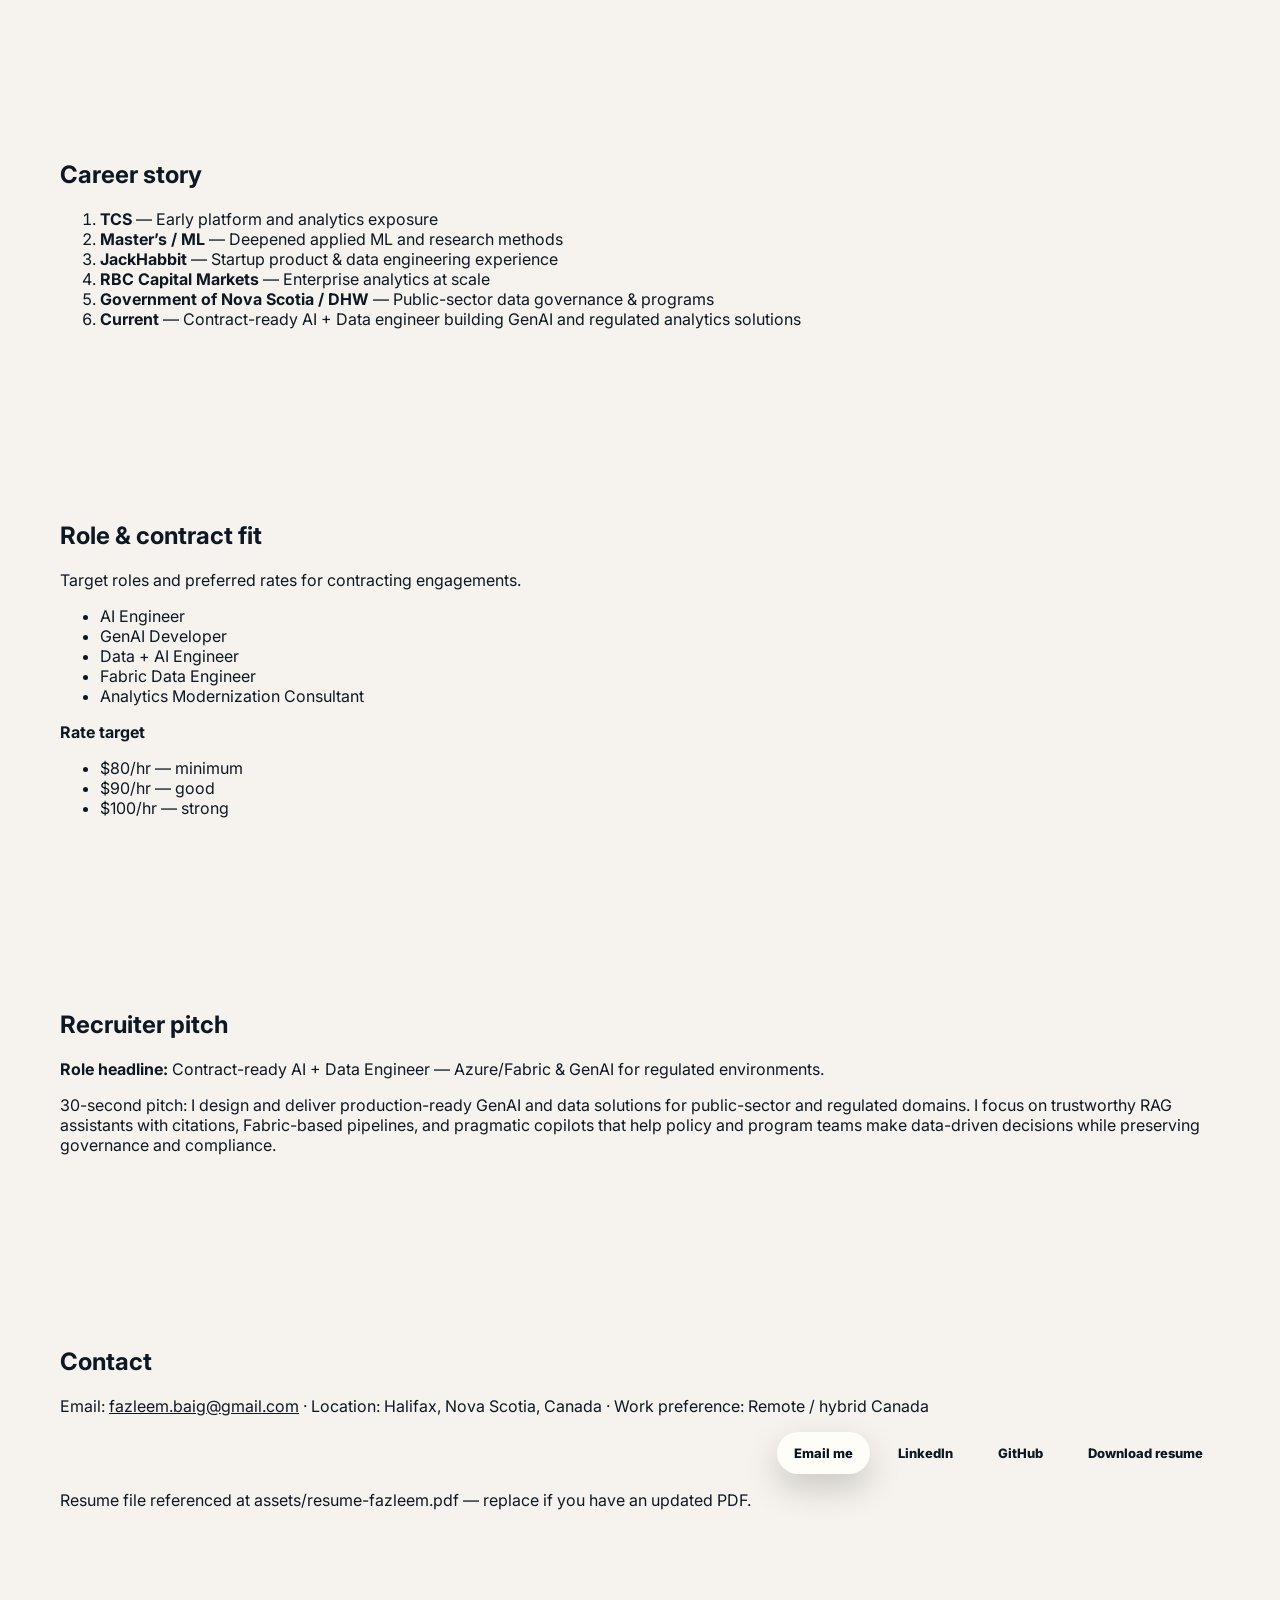
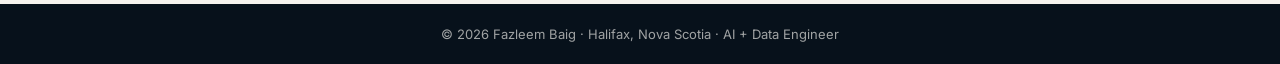
<file: index_codex_first_pass.html>
<!doctype html>
<html lang="en">
<head>
  <meta charset="utf-8" />
  <meta name="viewport" content="width=device-width,initial-scale=1" />
  <title>Fazleem Baig · AI + Data Engineer (Public-Sector & Regulated Analytics)</title>
  <meta name="description" content="AI + Data Engineer building practical GenAI and data solutions for public-sector, health, and regulated environments." />
  <!-- Fonts -->
  <link href="https://fonts.googleapis.com/css2?family=Inter:wght@300;400;500;600;800&family=DM+Serif+Display:ital@0;1&display=swap" rel="stylesheet">
  <!-- AOS (Animate On Scroll) -->
  <link rel="stylesheet" href="https://unpkg.com/aos@next/dist/aos.css"/>
  <!-- Styles -->
  <link rel="stylesheet" href="assets/css/main.css" />
</head>
<body>
  <!-- NAV -->
  <header class="nav">
    <div class="wrap nav-inner">
      <div class="brand">FAZLEEM BAIG</div>
      <button id="nav-toggle" class="nav-toggle" aria-label="Toggle navigation">☰</button>
      <nav id="nav-links" class="nav-links">
        <a href="#work">Work</a>
        <a href="#what">What I build</a>
        <a href="#architecture">Architecture</a>
        <a href="#career">Career</a>
        <a href="#contact">Contact</a>
      </nav>
    </div>
  </header>

  <!-- HERO -->
  <section class="hero">
    <div class="wrap hero-inner" data-aos="fade-up">
      <div class="hero-copy">
        <h1 class="headline">AI + Data Engineer for Public-Sector and Regulated Analytics Modernization</h1>
        <p class="subhead">I build practical GenAI and data solutions: RAG assistants with citations, Azure/Fabric analytics pipelines, health and program-data copilots, and trusted data products for public-sector, Crown, health, and financial environments.</p>
        <div class="cta">
          <a class="btn btn-primary" href="#contact">Work with me</a>
          <a class="btn btn-ghost" href="#work">View projects</a>
          <a class="btn btn-ghost" href="assets/resume-fazleem.pdf" download>Download resume</a>
        </div>
      </div>
      <div class="hero-media" data-aos="fade-left" data-aos-delay="120">
        <img src="assets/img/profile.jpeg" alt="Fazleem Baig portrait" />
      </div>
    </div>
  </section>

  <!-- WHAT I BUILD -->
  <section id="what" class="section alt" data-aos="fade-up">
    <div class="wrap">
      <h2 class="section-title">What I build</h2>
      <div class="features">
        <div class="feature">
          <h3>RAG assistants</h3>
          <p>Retrieval-augmented generation with citations, guardrails, and audit trails for regulated data.</p>
        </div>
        <div class="feature">
          <h3>AI analytics copilots</h3>
          <p>Context-aware copilots that turn dashboards and SQL into actionable narratives and recommended actions.</p>
        </div>
        <div class="feature">
          <h3>Fabric data products</h3>
          <p>Robust Fabric/Azure pipelines and trusted data products for enterprise and public-sector reporting.</p>
        </div>
        <div class="feature">
          <h3>Public-sector data modernization</h3>
          <p>Governance-first modernization for health, program, and Crown datasets with privacy & compliance considerations.</p>
        </div>
      </div>
    </div>
  </section>

  <!-- FEATURED PROJECTS -->
  <section id="work" class="section" data-aos="fade-up">
    <div class="wrap">
      <h2 class="section-title">Featured projects</h2>
      <p class="muted">Selected work and current builds. Status clearly marked where work is in progress.</p>
      <div class="grid projects">
        <article class="card" data-aos="fade-up" data-aos-delay="60">
          <h3>Public-Sector Document AI Assistant</h3>
          <p>Document ingestion → semantic search → RAG assistant with citations tailored for regulatory documents.</p>
          <div class="tags"><span>RAG</span><span>Azure</span><span>Governance</span></div>
          <div class="status">Build in progress</div>
          <div class="links">
            <a class="btn btn-ghost disabled" href="#" aria-disabled="true">Demo coming soon</a>
            <a class="btn btn-ghost disabled" href="#" aria-disabled="true">GitHub repo coming soon</a>
            <a class="btn btn-ghost disabled" href="#" aria-disabled="true">Case study coming soon</a>
          </div>
        </article>

        <article class="card" data-aos="fade-up" data-aos-delay="120">
          <h3>Health Analytics Copilot</h3>
          <p>Co-pilot for health program analytics: cohort exploration, trend alerts, and explainable recommendations.</p>
          <div class="tags"><span>Health</span><span>Privacy</span><span>Explainability</span></div>
          <div class="status">Build in progress</div>
          <div class="links">
            <a class="btn btn-ghost disabled" href="#" aria-disabled="true">Demo coming soon</a>
            <a class="btn btn-ghost disabled" href="#" aria-disabled="true">GitHub repo coming soon</a>
            <a class="btn btn-ghost disabled" href="#" aria-disabled="true">Case study coming soon</a>
          </div>
        </article>

        <article class="card" data-aos="fade-up" data-aos-delay="180">
          <h3>Fabric + GenAI Data Pipeline</h3>
          <p>End-to-end Fabric pipeline feeding production-ready embeddings and prompts for secure RAG systems.</p>
          <div class="tags"><span>Fabric</span><span>Databricks</span><span>GenAI</span></div>
          <div class="status">Build in progress</div>
          <div class="links">
            <a class="btn btn-ghost disabled" href="#" aria-disabled="true">Demo coming soon</a>
            <a class="btn btn-ghost disabled" href="#" aria-disabled="true">GitHub repo coming soon</a>
            <a class="btn btn-ghost disabled" href="#" aria-disabled="true">Case study coming soon</a>
          </div>
        </article>
      </div>
    </div>
  </section>

  <!-- ARCHITECTURE -->
  <section id="architecture" class="section alt" data-aos="fade-up">
    <div class="wrap">
      <h2 class="section-title">Example solution architecture</h2>
      <p class="muted">Clean, static diagram illustrating a typical Fabric + GenAI RAG pipeline for regulated environments.</p>

      <div class="architecture" aria-hidden="false" data-aos="fade-up" data-aos-delay="80">
        <!-- Simple static SVG diagram — easy to maintain -->
        <svg viewBox="0 0 1000 260" class="arch-svg" role="img" aria-label="Architecture diagram">
          <!-- Data sources -->
          <rect x="20" y="20" width="200" height="60" rx="8" fill="#0f172a" opacity="0.06"/>
          <text x="30" y="55" class="svg-text">Source systems & PDFs</text>

          <!-- Ingest -->
          <rect x="260" y="20" width="200" height="60" rx="8" fill="#0f172a" opacity="0.06"/>
          <text x="280" y="55" class="svg-text">Ingest & ETL (Fabric)</text>

          <!-- Storage -->
          <rect x="500" y="20" width="200" height="60" rx="8" fill="#0f172a" opacity="0.06"/>
          <text x="520" y="55" class="svg-text">Trusted Data Products</text>

          <!-- Embeddings / Index -->
          <rect x="140" y="120" width="240" height="60" rx="8" fill="#0f172a" opacity="0.06"/>
          <text x="170" y="155" class="svg-text">Embeddings & Vector Index</text>

          <!-- LLM layer -->
          <rect x="420" y="120" width="320" height="60" rx="8" fill="#0f172a" opacity="0.06"/>
          <text x="460" y="155" class="svg-text">LLM & RAG Layer (with citations)</text>

          <!-- Arrows -->
          <defs>
            <marker id="arrow" markerWidth="10" markerHeight="10" refX="6" refY="5" orient="auto">
              <path d="M0,0 L0,10 L10,5 z" fill="#0b1220" />
            </marker>
          </defs>
          <line x1="220" y1="50" x2="260" y2="50" stroke="#0b1220" stroke-width="2" marker-end="url(#arrow)" />
          <line x1="460" y1="50" x2="500" y2="50" stroke="#0b1220" stroke-width="2" marker-end="url(#arrow)" />
          <line x1="360" y1="140" x2="420" y2="140" stroke="#0b1220" stroke-width="2" marker-end="url(#arrow)" />
          <line x1="620" y1="140" x2="740" y2="140" stroke="#0b1220" stroke-width="2" marker-end="url(#arrow)" />
        </svg>
        <p class="arch-note">Notes: secure ingestion, governance at Fabric layer, embeddings built from trusted products, LLM layer adds citations and audit logging.</p>
      </div>
    </div>
  </section>

  <!-- CAREER STORY -->
  <section id="career" class="section" data-aos="fade-up">
    <div class="wrap">
      <h2 class="section-title">Career story</h2>
      <ol class="timeline">
        <li><strong>TCS</strong> — Early platform and analytics exposure</li>
        <li><strong>Master’s / ML</strong> — Deepened applied ML and research methods</li>
        <li><strong>JackHabbit</strong> — Startup product & data engineering experience</li>
        <li><strong>RBC Capital Markets</strong> — Enterprise analytics at scale</li>
        <li><strong>Government of Nova Scotia / DHW</strong> — Public-sector data governance & programs</li>
        <li><strong>Current</strong> — Contract-ready AI + Data engineer building GenAI and regulated analytics solutions</li>
      </ol>
    </div>
  </section>

  <!-- ROLE & CONTRACT FIT -->
  <section class="section alt" data-aos="fade-up">
    <div class="wrap">
      <h2 class="section-title">Role & contract fit</h2>
      <p class="muted">Target roles and preferred rates for contracting engagements.</p>
      <div class="roles">
        <ul>
          <li>AI Engineer</li>
          <li>GenAI Developer</li>
          <li>Data + AI Engineer</li>
          <li>Fabric Data Engineer</li>
          <li>Analytics Modernization Consultant</li>
        </ul>
        <div class="rates">
          <strong>Rate target</strong>
          <ul>
            <li>$80/hr — minimum</li>
            <li>$90/hr — good</li>
            <li>$100/hr — strong</li>
          </ul>
        </div>
      </div>
    </div>
  </section>

  <!-- RECRUITER PITCH -->
  <section class="section" data-aos="fade-up">
    <div class="wrap">
      <h2 class="section-title">Recruiter pitch</h2>
      <p class="pitch"><strong>Role headline:</strong> Contract-ready AI + Data Engineer — Azure/Fabric & GenAI for regulated environments.</p>
      <p class="pitch">30-second pitch: I design and deliver production-ready GenAI and data solutions for public-sector and regulated domains. I focus on trustworthy RAG assistants with citations, Fabric-based pipelines, and pragmatic copilots that help policy and program teams make data-driven decisions while preserving governance and compliance.</p>
    </div>
  </section>

  <!-- CONTACT -->
  <section id="contact" class="section alt" data-aos="fade-up">
    <div class="wrap contact">
      <h2 class="section-title">Contact</h2>
      <p class="contact-sub">Email: <a href="mailto:fazleem.baig@gmail.com">fazleem.baig@gmail.com</a> · Location: Halifax, Nova Scotia, Canada · Work preference: Remote / hybrid Canada</p>
      <div class="contact-actions">
        <a class="btn btn-primary" href="mailto:fazleem.baig@gmail.com">Email me</a>
        <a class="btn btn-ghost" href="https://www.linkedin.com/in/YOURID" target="_blank" rel="noopener">LinkedIn</a>
        <a class="btn btn-ghost" href="https://github.com/YOURID" target="_blank" rel="noopener">GitHub</a>
        <a class="btn btn-ghost" href="assets/resume-fazleem.pdf" download>Download resume</a>
      </div>
      <p class="muted small">Resume file referenced at assets/resume-fazleem.pdf — replace if you have an updated PDF.</p>
    </div>
  </section>

  <!-- FOOTER -->
  <footer class="footer">
    <div class="wrap">© <span id="year"></span> Fazleem Baig · Halifax, Nova Scotia · AI + Data Engineer</div>
  </footer>

  <!-- Scripts -->
  <script src="assets/js/main.js"></script>
  <script src="https://unpkg.com/aos@next/dist/aos.js"></script>
  <script>AOS.init({ duration: 700, easing: 'ease-out', once: true, offset: 80 });</script>
</body>
</html>
</file>
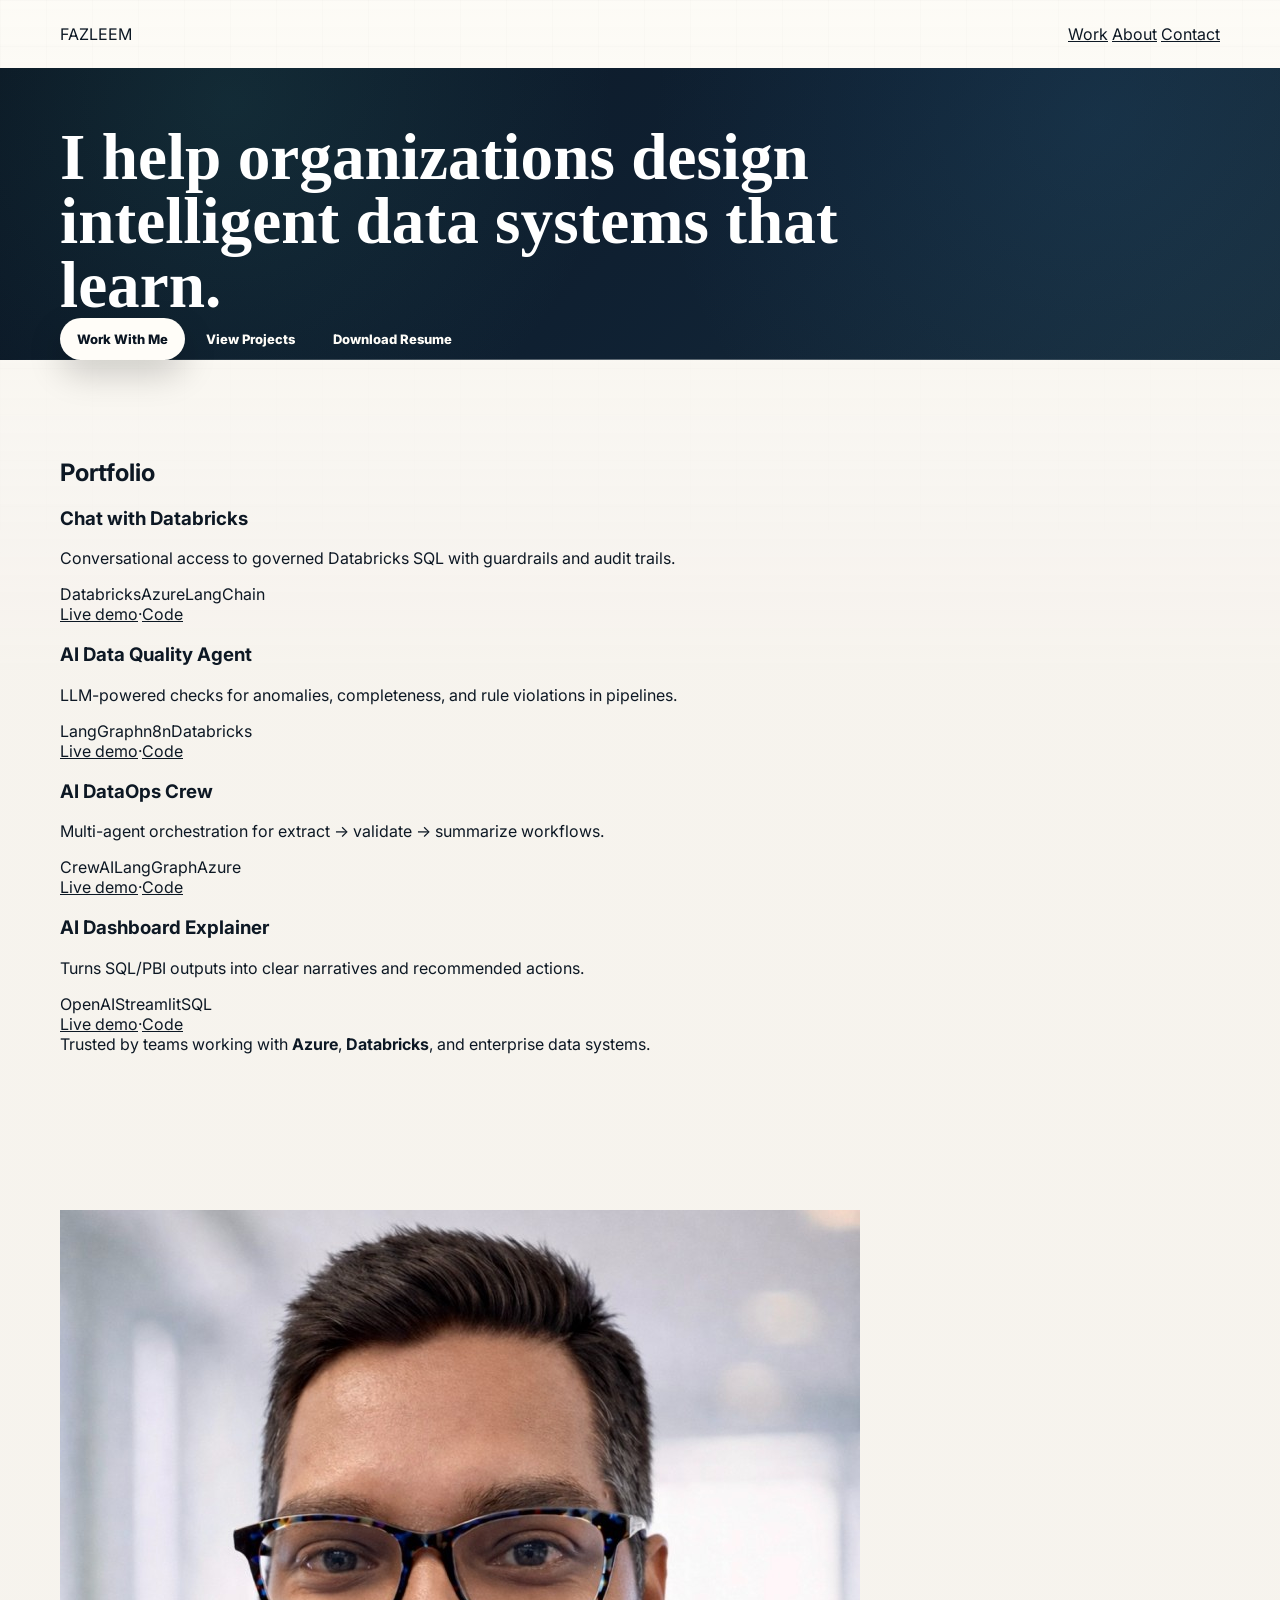
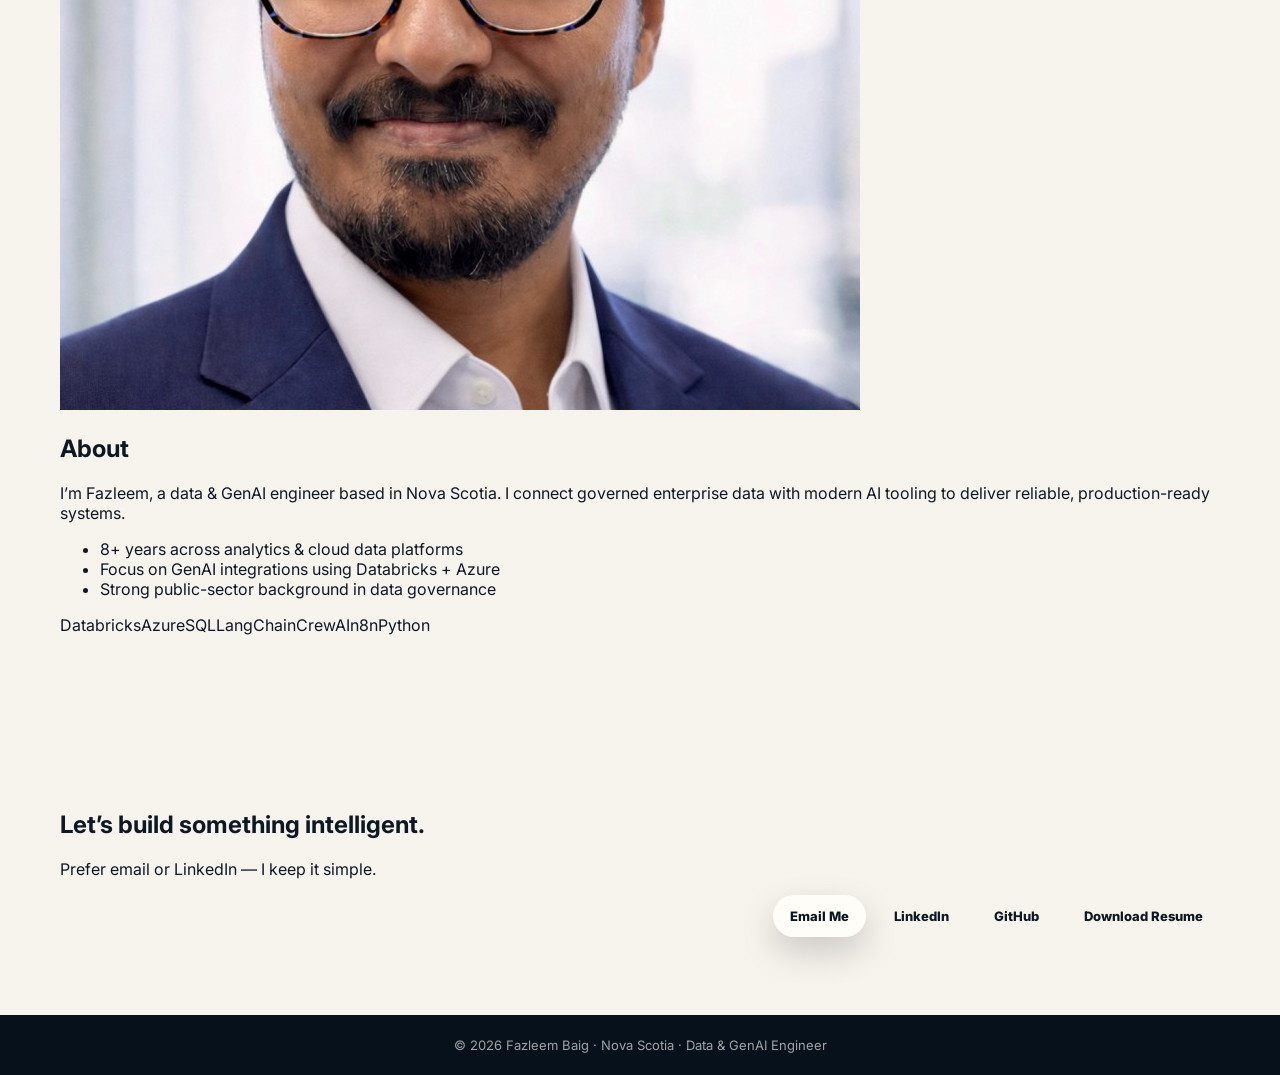
<file: index_old_before_ai_rebuild.html>
<!doctype html>
<html lang="en">
<head>
  <meta charset="utf-8" />
  <meta name="viewport" content="width=device-width,initial-scale=1" />
  <title>Fazleem Baig · Data & GenAI Engineer</title>
  <meta name="description" content="I help organizations design intelligent data systems that learn — Databricks, Azure, LangChain." />
  <!-- Fonts -->
  <link href="https://fonts.googleapis.com/css2?family=Inter:wght@300;400;500;600;800&family=DM+Serif+Display:ital@0;1&display=swap" rel="stylesheet">
  <!-- AOS (Animate On Scroll) -->
  <link rel="stylesheet" href="https://unpkg.com/aos@next/dist/aos.css"/>
  <!-- Styles -->
  <link rel="stylesheet" href="assets/css/main.css" />
</head>
<body>
  <!-- NAV -->
  <header class="nav">
    <div class="wrap nav-inner">
      <div class="brand">FAZLEEM</div>
      <nav>
        <a href="#work">Work</a>
        <a href="#about">About</a>
        <a href="#contact">Contact</a>
      </nav>
    </div>
  </header>

  <!-- HERO -->
  <section class="hero">
    <div class="wrap">
      <h1 class="headline" data-aos="fade-up">
        I help organizations design <span class="em">intelligent data systems</span> that learn.
      </h1>
      <div class="cta" data-aos="fade-up" data-aos-delay="100">
        <a class="btn btn-primary" href="#contact">Work With Me</a>
        <a class="btn btn-ghost" href="#work">View Projects</a>
        <a class="btn btn-ghost" href="assets/resume-fazleem.pdf" download>Download Resume</a>
      </div>
    </div>
    <div class="hero-fade"></div>
  </section>

  <!-- PORTFOLIO -->
  <section id="work" class="section">
    <div class="wrap">
      <h2 class="section-title" data-aos="fade-up">Portfolio</h2>
      <div class="grid">
        <!-- Replace each card block with your real projects: edit title, description, tags, and URLs -->
        <article class="card" data-aos="fade-up" data-aos-delay="80">
          <h3>Chat with Databricks</h3>
          <p>Conversational access to governed Databricks SQL with guardrails and audit trails.</p>
          <div class="tags"><span>Databricks</span><span>Azure</span><span>LangChain</span></div>
          <div class="links"><a href="#">Live demo</a><span>·</span><a href="#">Code</a></div>
        </article>

        <article class="card" data-aos="fade-up" data-aos-delay="160">
          <h3>AI Data Quality Agent</h3>
          <p>LLM-powered checks for anomalies, completeness, and rule violations in pipelines.</p>
          <div class="tags"><span>LangGraph</span><span>n8n</span><span>Databricks</span></div>
          <div class="links"><a href="#">Live demo</a><span>·</span><a href="#">Code</a></div>
        </article>

        <article class="card" data-aos="fade-up" data-aos-delay="240">
          <h3>AI DataOps Crew</h3>
          <p>Multi-agent orchestration for extract → validate → summarize workflows.</p>
          <div class="tags"><span>CrewAI</span><span>LangGraph</span><span>Azure</span></div>
          <div class="links"><a href="#">Live demo</a><span>·</span><a href="#">Code</a></div>
        </article>

        <article class="card" data-aos="fade-up" data-aos-delay="320">
          <h3>AI Dashboard Explainer</h3>
          <p>Turns SQL/PBI outputs into clear narratives and recommended actions.</p>
          <div class="tags"><span>OpenAI</span><span>Streamlit</span><span>SQL</span></div>
          <div class="links"><a href="#">Live demo</a><span>·</span><a href="#">Code</a></div>
        </article>
      </div>

      <div class="cred" data-aos="fade-up" data-aos-delay="120">
        Trusted by teams working with <strong>Azure</strong>, <strong>Databricks</strong>, and enterprise data systems.
      </div>
    </div>
  </section>

  <!-- ABOUT -->
  <section id="about" class="section alt" data-aos="fade-up">
    <div class="wrap about">
      <div class="about-media" data-aos="fade-right" data-aos-delay="80">
        <img src="assets/img/profile.jpeg" alt="Fazleem Baig portrait" />
      </div>
      <div class="about-body" data-aos="fade-left" data-aos-delay="160">
        <h2 class="section-title">About</h2>
        <p>I’m Fazleem, a data & GenAI engineer based in Nova Scotia. I connect governed enterprise data with modern AI tooling to deliver reliable, production-ready systems.</p>
        <ul class="bullets">
          <li>8+ years across analytics & cloud data platforms</li>
          <li>Focus on GenAI integrations using Databricks + Azure</li>
          <li>Strong public-sector background in data governance</li>
        </ul>
        <div class="about-stack">
          <span>Databricks</span><span>Azure</span><span>SQL</span><span>LangChain</span><span>CrewAI</span><span>n8n</span><span>Python</span>
        </div>
      </div>
    </div>
  </section>

  <!-- CONTACT -->
  <section id="contact" class="section">
    <div class="wrap contact">
      <h2 class="section-title" data-aos="fade-up">Let’s build something intelligent.</h2>
      <p class="contact-sub" data-aos="fade-up" data-aos-delay="80">Prefer email or LinkedIn — I keep it simple.</p>
      <div class="contact-actions" data-aos="fade-up" data-aos-delay="160">
        <a class="btn btn-primary" href="mailto:fazleem.apple@gmail.com">Email Me</a>
        <a class="btn btn-ghost" href="https://www.linkedin.com/in/YOURID" target="_blank" rel="noopener">LinkedIn</a>
        <a class="btn btn-ghost" href="https://github.com/YOURID" target="_blank" rel="noopener">GitHub</a>
        <a class="btn btn-ghost" href="assets/resume-fazleem.pdf" download>Download Resume</a>
      </div>
    </div>
  </section>

  <!-- FOOTER -->
  <footer class="footer">
    <div class="wrap">© <span id="year"></span> Fazleem Baig · Nova Scotia · Data & GenAI Engineer</div>
  </footer>

  <!-- Scripts -->
  <script src="assets/js/main.js"></script>
  <script src="https://unpkg.com/aos@next/dist/aos.js"></script>
  <script>AOS.init({ duration: 700, easing: 'ease-out', once: true, offset: 80 });</script>
</body>
</html>
</file>
<file: assets/css/main.css>
:root {
  --ink: #0d1824;
  --ink-soft: #273647;
  --muted: #66717e;
  --line: #d9e0e7;
  --line-strong: #b8c4d0;
  --paper: #f6f3ee;
  --paper-soft: #fbfaf7;
  --surface: #fffdf8;
  --navy: #0a1522;
  --navy-2: #102234;
  --azure: #2e6f9e;
  --teal: #347f7b;
  --brass: #a57c3e;
  --shadow: 0 20px 58px rgba(13, 24, 36, 0.11);
  --shadow-soft: 0 12px 34px rgba(13, 24, 36, 0.08);
  --radius: 8px;
  --max-width: 1160px;
  font-family: "Inter", system-ui, -apple-system, BlinkMacSystemFont, "Segoe UI", sans-serif;
  color: var(--ink);
  background: var(--paper);
  -webkit-font-smoothing: antialiased;
  text-rendering: optimizeLegibility;
}

* {
  box-sizing: border-box;
}

html {
  scroll-behavior: smooth;
}

body {
  margin: 0;
  min-height: 100%;
  background:
    linear-gradient(180deg, rgba(255, 253, 248, 0.82), rgba(246, 243, 238, 0.97) 42rem),
    var(--paper);
  color: var(--ink);
}

body::before {
  content: "";
  position: fixed;
  inset: 0;
  pointer-events: none;
  background-image:
    linear-gradient(rgba(13, 24, 36, 0.032) 1px, transparent 1px),
    linear-gradient(90deg, rgba(13, 24, 36, 0.026) 1px, transparent 1px);
  background-size: 46px 46px;
  mask-image: linear-gradient(180deg, rgba(0, 0, 0, 0.46), transparent 70%);
}

a {
  color: inherit;
}

.wrap {
  width: min(100% - 40px, var(--max-width));
  margin: 0 auto;
}

.site-header {
  position: sticky;
  top: 0;
  z-index: 50;
  background: rgba(246, 243, 238, 0.88);
  border-bottom: 1px solid rgba(184, 196, 208, 0.64);
  backdrop-filter: blur(18px);
  -webkit-backdrop-filter: blur(18px);
}

.nav-inner {
  min-height: 68px;
  display: flex;
  align-items: center;
  justify-content: space-between;
  gap: 24px;
}

.brand {
  display: grid;
  gap: 2px;
  color: var(--ink);
  text-decoration: none;
}

.brand span {
  font-size: 14px;
  font-weight: 800;
  letter-spacing: 0.02em;
  text-transform: uppercase;
}

.brand small {
  color: var(--muted);
  font-size: 12px;
  font-weight: 650;
}

.nav-links {
  display: flex;
  align-items: center;
  gap: 4px;
}

.nav-links a {
  color: var(--ink-soft);
  text-decoration: none;
  border-radius: 999px;
  padding: 9px 13px;
  font-size: 13px;
  font-weight: 750;
}

.nav-links a:hover {
  background: rgba(13, 24, 36, 0.06);
}

.nav-toggle {
  display: none;
  border: 1px solid var(--line-strong);
  background: var(--surface);
  border-radius: 999px;
  padding: 9px 12px;
  color: var(--ink);
  font-weight: 800;
}

.hero {
  position: relative;
  overflow: visible;
  background:
    radial-gradient(circle at 18% 12%, rgba(52, 127, 123, 0.18), transparent 24rem),
    radial-gradient(circle at 86% 18%, rgba(46, 111, 158, 0.16), transparent 28rem),
    linear-gradient(135deg, rgba(10, 21, 34, 0.98), rgba(16, 34, 52, 0.95) 58%, rgba(27, 49, 64, 0.9)),
    var(--navy);
  color: #fffdf8;
  padding: 58px 0 0;
}

.hero::after {
  content: "";
  position: absolute;
  inset: auto 0 0;
  height: 1px;
  background: linear-gradient(90deg, transparent, rgba(255, 253, 248, 0.34), transparent);
}

.hero-grid {
  position: relative;
  display: grid;
  grid-template-columns: minmax(0, 1.22fr) 360px;
  gap: 46px;
  align-items: center;
  padding-bottom: 48px;
}

.hero-copy {
  max-width: 760px;
}

.eyebrow,
.section-kicker,
.panel-label,
.role-label {
  margin: 0 0 12px;
  color: var(--brass);
  font-size: 11px;
  font-weight: 800;
  letter-spacing: 0.12em;
  text-transform: uppercase;
}

.hero .eyebrow {
  color: #d7b57a;
}

.hero h1,
.section-heading h2,
.contact-panel h2 {
  font-family: "Newsreader", Georgia, serif;
  letter-spacing: 0;
}

.hero h1 {
  max-width: 800px;
  margin: 0;
  color: #ffffff;
  font-size: clamp(40px, 5.1vw, 68px);
  line-height: 0.98;
  font-weight: 700;
}

.hero-lede {
  max-width: 720px;
  margin: 20px 0 0;
  color: rgba(255, 253, 248, 0.8);
  font-size: 17px;
  line-height: 1.68;
}

.hero-actions,
.contact-actions {
  display: flex;
  flex-wrap: wrap;
  gap: 11px;
  margin-top: 26px;
}

.btn {
  display: inline-flex;
  align-items: center;
  justify-content: center;
  min-height: 42px;
  padding: 10px 16px;
  border: 1px solid transparent;
  border-radius: 999px;
  font-size: 13px;
  font-weight: 800;
  text-decoration: none;
  transition: transform 0.16s ease, background 0.16s ease, border-color 0.16s ease;
}

.btn:hover {
  transform: translateY(-2px);
}

.btn-primary {
  background: #fffdf8;
  color: var(--navy);
  box-shadow: 0 14px 34px rgba(0, 0, 0, 0.18);
}

.btn-secondary {
  background: rgba(255, 253, 248, 0.08);
  border-color: rgba(255, 253, 248, 0.28);
  color: #fffdf8;
}

.btn-quiet {
  color: rgba(255, 253, 248, 0.84);
  border-color: transparent;
}

.contact-panel .btn-secondary,
.section .btn-secondary {
  background: transparent;
  color: var(--ink);
  border-color: var(--line-strong);
}

.identity-panel {
  position: relative;
  background: linear-gradient(180deg, rgba(255, 253, 248, 0.98), rgba(239, 233, 222, 0.98));
  color: var(--ink);
  border: 1px solid rgba(255, 253, 248, 0.42);
  border-radius: var(--radius);
  padding: 16px;
  box-shadow: 0 28px 80px rgba(0, 0, 0, 0.25);
}

.identity-panel::before {
  content: "";
  position: absolute;
  inset: 11px;
  border: 1px solid rgba(165, 124, 62, 0.28);
  pointer-events: none;
}

.profile {
  display: block;
  width: 100%;
  aspect-ratio: 1 / 1;
  object-fit: cover;
  border-radius: 4px;
  filter: saturate(0.94) contrast(1.04);
}

.identity-copy {
  position: relative;
  padding: 20px 8px 6px;
}

.identity-copy h2 {
  margin: 0;
  font-family: "Newsreader", Georgia, serif;
  font-size: 31px;
  line-height: 1;
}

.identity-copy p:not(.panel-label) {
  margin: 10px 0 0;
  color: var(--ink-soft);
  font-size: 14px;
  line-height: 1.58;
}

.identity-facts {
  position: relative;
  margin: 14px 0 0;
  padding: 0;
  border-top: 1px solid var(--line);
}

.identity-facts div {
  display: grid;
  grid-template-columns: 96px 1fr;
  gap: 10px;
  padding: 10px 8px;
  border-bottom: 1px solid rgba(217, 224, 231, 0.74);
}

.identity-facts dt {
  color: var(--muted);
  font-size: 11px;
  font-weight: 800;
  text-transform: uppercase;
}

.identity-facts dd {
  margin: 0;
  color: var(--ink);
  font-size: 13px;
  font-weight: 750;
}

.identity-links {
  position: relative;
  display: flex;
  flex-wrap: wrap;
  gap: 8px;
  padding: 14px 8px 4px;
}

.identity-links a {
  border: 1px solid var(--line-strong);
  border-radius: 999px;
  padding: 7px 10px;
  color: var(--ink);
  font-size: 12px;
  font-weight: 800;
  text-decoration: none;
}

.proof-strip {
  position: relative;
  z-index: 3;
  display: grid;
  grid-template-columns: repeat(3, 1fr);
  background: var(--surface);
  color: var(--ink);
  border: 1px solid var(--line);
  box-shadow: var(--shadow);
  transform: translateY(28px);
}

.proof-strip div {
  min-height: 112px;
  display: flex;
  flex-direction: column;
  justify-content: flex-start;
  padding: 24px 22px 20px;
  border-right: 1px solid var(--line);
}

.proof-strip div:last-child {
  border-right: 0;
}

.proof-strip span {
  display: block;
  margin-bottom: 7px;
  color: var(--muted);
  font-size: 11px;
  font-weight: 800;
  text-transform: uppercase;
}

.proof-strip strong {
  display: block;
  color: var(--ink);
  font-size: clamp(15px, 1.25vw, 17px);
  line-height: 1.32;
}

.section {
  padding: 78px 0;
}

.section-work {
  padding-top: 104px;
}

.section-focus,
.section-toolkit {
  background: rgba(255, 253, 248, 0.48);
  border-block: 1px solid rgba(217, 224, 231, 0.72);
}

.section-heading {
  max-width: 790px;
  margin-bottom: 28px;
}

.section-heading.compact {
  margin-bottom: 0;
}

.section-heading h2,
.contact-panel h2 {
  margin: 0;
  color: var(--ink);
  font-size: clamp(30px, 3.6vw, 48px);
  line-height: 1.04;
}

.section-heading p:not(.section-kicker),
.contact-panel p {
  margin: 14px 0 0;
  color: var(--muted);
  font-size: 16px;
  line-height: 1.64;
}

.proof-grid {
  display: grid;
  grid-template-columns: repeat(2, minmax(0, 1fr));
  gap: 16px;
  align-items: stretch;
}

.proof-card {
  display: flex;
  flex-direction: column;
  background: var(--surface);
  border: 1px solid var(--line);
  border-radius: var(--radius);
  padding: 24px;
  box-shadow: var(--shadow-soft);
}

.proof-card-featured {
  background:
    linear-gradient(180deg, rgba(255, 253, 248, 0.98), rgba(236, 231, 222, 0.72)),
    var(--surface);
  border-color: rgba(165, 124, 62, 0.38);
}

.proof-meta {
  display: flex;
  flex-wrap: wrap;
  gap: 8px;
  margin-bottom: 18px;
}

.proof-meta span {
  border: 1px solid var(--line-strong);
  border-radius: 999px;
  padding: 6px 9px;
  color: var(--ink-soft);
  font-size: 10px;
  font-weight: 800;
  text-transform: uppercase;
}

.proof-meta span:first-child {
  background: rgba(46, 111, 158, 0.09);
  border-color: rgba(46, 111, 158, 0.2);
  color: #235579;
}

.proof-card h3,
.focus-list h3,
.experience-board h3,
.toolkit-matrix h3 {
  margin: 0;
  color: var(--ink);
}

.proof-card h3 {
  max-width: 620px;
  font-family: "Newsreader", Georgia, serif;
  font-size: clamp(26px, 2.8vw, 38px);
  line-height: 1.06;
}

.proof-card p,
.proof-list,
.focus-list p,
.experience-board p,
.toolkit-matrix p {
  color: var(--muted);
  line-height: 1.62;
}

.proof-card p {
  margin: 14px 0 0;
}

.proof-list {
  margin: 16px 0 0;
  padding-left: 18px;
}

.proof-list li + li {
  margin-top: 8px;
}

.proof-footer {
  display: flex;
  align-items: end;
  justify-content: space-between;
  gap: 16px;
  margin-top: auto;
  padding-top: 20px;
}

.stack-tags,
.coming-links {
  display: flex;
  flex-wrap: wrap;
  gap: 8px;
  margin-top: 18px;
}

.stack-tags span {
  background: rgba(46, 111, 158, 0.1);
  border: 1px solid rgba(46, 111, 158, 0.18);
  border-radius: 999px;
  padding: 7px 10px;
  color: #235579;
  font-size: 12px;
  font-weight: 800;
}

.coming-links span {
  border: 1px dashed rgba(102, 113, 126, 0.44);
  border-radius: 999px;
  padding: 7px 10px;
  color: var(--muted);
  font-size: 12px;
  font-weight: 800;
}

.text-link {
  color: var(--azure);
  font-weight: 800;
  text-decoration-thickness: 2px;
  text-underline-offset: 4px;
  white-space: nowrap;
}

.focus-grid,
.toolkit-grid {
  display: grid;
  grid-template-columns: 0.78fr 1.22fr;
  gap: 46px;
  align-items: start;
}

.focus-list {
  display: grid;
  border-top: 1px solid var(--line);
}

.focus-list article {
  display: grid;
  grid-template-columns: 48px 0.82fr 1.18fr;
  gap: 18px;
  padding: 20px 0;
  border-bottom: 1px solid var(--line);
}

.focus-list span {
  color: var(--brass);
  font-size: 13px;
  font-weight: 800;
}

.focus-list h3 {
  font-size: 17px;
  line-height: 1.28;
}

.focus-list p {
  margin: 0;
}

.experience-board {
  display: grid;
  grid-template-columns: 0.9fr 1.1fr;
  gap: 20px;
}

.experience-primary {
  background: var(--navy);
  color: #fffdf8;
  border-radius: var(--radius);
  padding: 28px;
  box-shadow: var(--shadow);
}

.experience-primary h3 {
  color: #fffdf8;
  font-family: "Newsreader", Georgia, serif;
  font-size: 36px;
  line-height: 1.03;
}

.experience-primary .role-label {
  color: #d7b57a;
}

.experience-primary p {
  color: rgba(255, 253, 248, 0.76);
}

.experience-primary .stack-tags span {
  background: rgba(255, 255, 255, 0.08);
  border-color: rgba(255, 255, 255, 0.16);
  color: #fffdf8;
}

.experience-role {
  margin: 14px 0 0;
  color: #fffdf8 !important;
  font-weight: 800;
}

.experience-list {
  display: grid;
  grid-template-columns: repeat(2, 1fr);
  gap: 12px;
}

.experience-list article {
  min-height: 160px;
  background: var(--surface);
  border: 1px solid var(--line);
  border-radius: var(--radius);
  padding: 20px;
}

.experience-list h3 {
  font-size: 18px;
}

.experience-list p {
  margin: 8px 0 10px;
}

.experience-list span {
  color: var(--teal);
  font-size: 11px;
  font-weight: 800;
  line-height: 1.45;
  text-transform: uppercase;
}

.toolkit-matrix {
  display: grid;
  grid-template-columns: repeat(2, 1fr);
  border: 1px solid var(--line);
  background: var(--surface);
  box-shadow: var(--shadow-soft);
}

.toolkit-matrix div {
  min-height: 150px;
  padding: 22px;
  border-right: 1px solid var(--line);
  border-bottom: 1px solid var(--line);
}

.toolkit-matrix div:nth-child(2n) {
  border-right: 0;
}

.toolkit-matrix div:nth-last-child(-n + 2) {
  border-bottom: 0;
}

.toolkit-matrix h3 {
  font-size: 18px;
}

.toolkit-matrix p {
  margin: 10px 0 0;
}

.contact-section {
  padding: 64px 0;
  background: var(--navy);
  color: #fffdf8;
}

.contact-panel {
  display: grid;
  grid-template-columns: 1fr auto;
  gap: 36px;
  align-items: center;
}

.contact-panel h2 {
  max-width: 780px;
  color: #fffdf8;
}

.contact-panel p {
  max-width: 760px;
  color: rgba(255, 253, 248, 0.72);
}

.contact-panel .section-kicker {
  color: #d7b57a;
}

.contact-actions {
  justify-content: flex-end;
  margin-top: 0;
}

.contact-actions .btn-secondary {
  color: #fffdf8;
  border-color: rgba(255, 255, 255, 0.24);
}

.footer {
  padding: 22px 0;
  background: #07111b;
  color: rgba(255, 253, 248, 0.62);
  text-align: center;
  font-size: 13px;
}

.case-study {
  background: var(--paper);
}

.case-study-wrap {
  max-width: 900px;
}

.case-study h1 {
  margin: 0;
  color: var(--ink);
  font-family: "Newsreader", Georgia, serif;
  font-size: clamp(42px, 5.5vw, 66px);
  line-height: 1;
}

.case-study h3 {
  margin: 34px 0 12px;
  color: var(--ink);
  font-size: 18px;
}

.case-study p,
.case-study li {
  color: var(--muted);
  font-size: 16px;
  line-height: 1.68;
}

.case-study ul {
  padding-left: 20px;
}

.architecture-flow {
  display: grid;
  grid-template-columns: repeat(4, 1fr);
  margin-top: 18px;
  border: 1px solid var(--line);
  background: var(--surface);
  box-shadow: var(--shadow-soft);
}

.architecture-flow div {
  min-height: 176px;
  padding: 20px;
  border-right: 1px solid var(--line);
}

.architecture-flow div:last-child {
  border-right: 0;
}

.architecture-flow span {
  display: block;
  margin-bottom: 20px;
  color: var(--brass);
  font-size: 12px;
  font-weight: 800;
}

.architecture-flow strong {
  display: block;
  color: var(--ink);
  font-size: 16px;
}

.architecture-flow p {
  margin: 10px 0 0;
  font-size: 14px;
  line-height: 1.54;
}

a:focus,
button:focus {
  outline: 3px solid rgba(46, 111, 158, 0.28);
  outline-offset: 3px;
}

@media (max-width: 1040px) {
  .hero-grid,
  .focus-grid,
  .toolkit-grid,
  .experience-board,
  .contact-panel {
    grid-template-columns: 1fr;
  }

  .identity-panel {
    max-width: 500px;
  }

  .proof-grid,
  .proof-strip {
    grid-template-columns: 1fr;
  }

  .proof-card-featured {
    grid-row: auto;
  }

  .proof-strip div {
    border-right: 0;
    border-bottom: 1px solid var(--line);
  }

  .proof-strip div:last-child {
    border-bottom: 0;
  }

  .section-heading.compact {
    margin-bottom: 24px;
  }

  .contact-actions {
    justify-content: flex-start;
  }
}

@media (max-width: 760px) {
  .wrap {
    width: min(100% - 28px, var(--max-width));
  }

  .nav-inner {
    min-height: 64px;
  }

  .nav-toggle {
    display: inline-flex;
  }

  .nav-links {
    position: absolute;
    top: 68px;
    right: 14px;
    left: 14px;
    display: none;
    flex-direction: column;
    align-items: stretch;
    gap: 4px;
    padding: 12px;
    background: var(--surface);
    border: 1px solid var(--line);
    box-shadow: var(--shadow-soft);
  }

  .nav-links.open {
    display: flex;
  }

  .nav-links a {
    border-radius: 6px;
    padding: 12px;
  }

  .hero {
    padding-top: 42px;
  }

  .hero-grid {
    gap: 30px;
    padding-bottom: 36px;
  }

  .hero h1 {
    font-size: 38px;
    line-height: 1.02;
  }

  .hero-lede {
    font-size: 16px;
  }

  .hero-actions,
  .contact-actions {
    flex-direction: column;
    align-items: stretch;
  }

  .identity-panel {
    padding: 14px;
  }

  .identity-facts div {
    grid-template-columns: 1fr;
    gap: 4px;
  }

  .proof-strip {
    transform: translateY(22px);
  }

  .section,
  .section-work {
    padding: 64px 0;
  }

  .section-work {
    padding-top: 82px;
  }

  .proof-card,
  .experience-primary,
  .experience-list article,
  .toolkit-matrix div {
    padding: 20px;
  }

  .proof-footer {
    align-items: flex-start;
    flex-direction: column;
  }

  .focus-list article {
    grid-template-columns: 1fr;
    gap: 8px;
  }

  .experience-list,
  .toolkit-matrix {
    grid-template-columns: 1fr;
  }

  .toolkit-matrix div,
  .toolkit-matrix div:nth-child(2n),
  .toolkit-matrix div:nth-last-child(-n + 2) {
    border-right: 0;
    border-bottom: 1px solid var(--line);
  }

  .toolkit-matrix div:last-child {
    border-bottom: 0;
  }

  .architecture-flow {
    grid-template-columns: 1fr;
  }

  .architecture-flow div {
    min-height: 0;
    border-right: 0;
    border-bottom: 1px solid var(--line);
  }

  .architecture-flow div:last-child {
    border-bottom: 0;
  }

  .contact-section {
    padding: 54px 0;
  }
}
</file>
